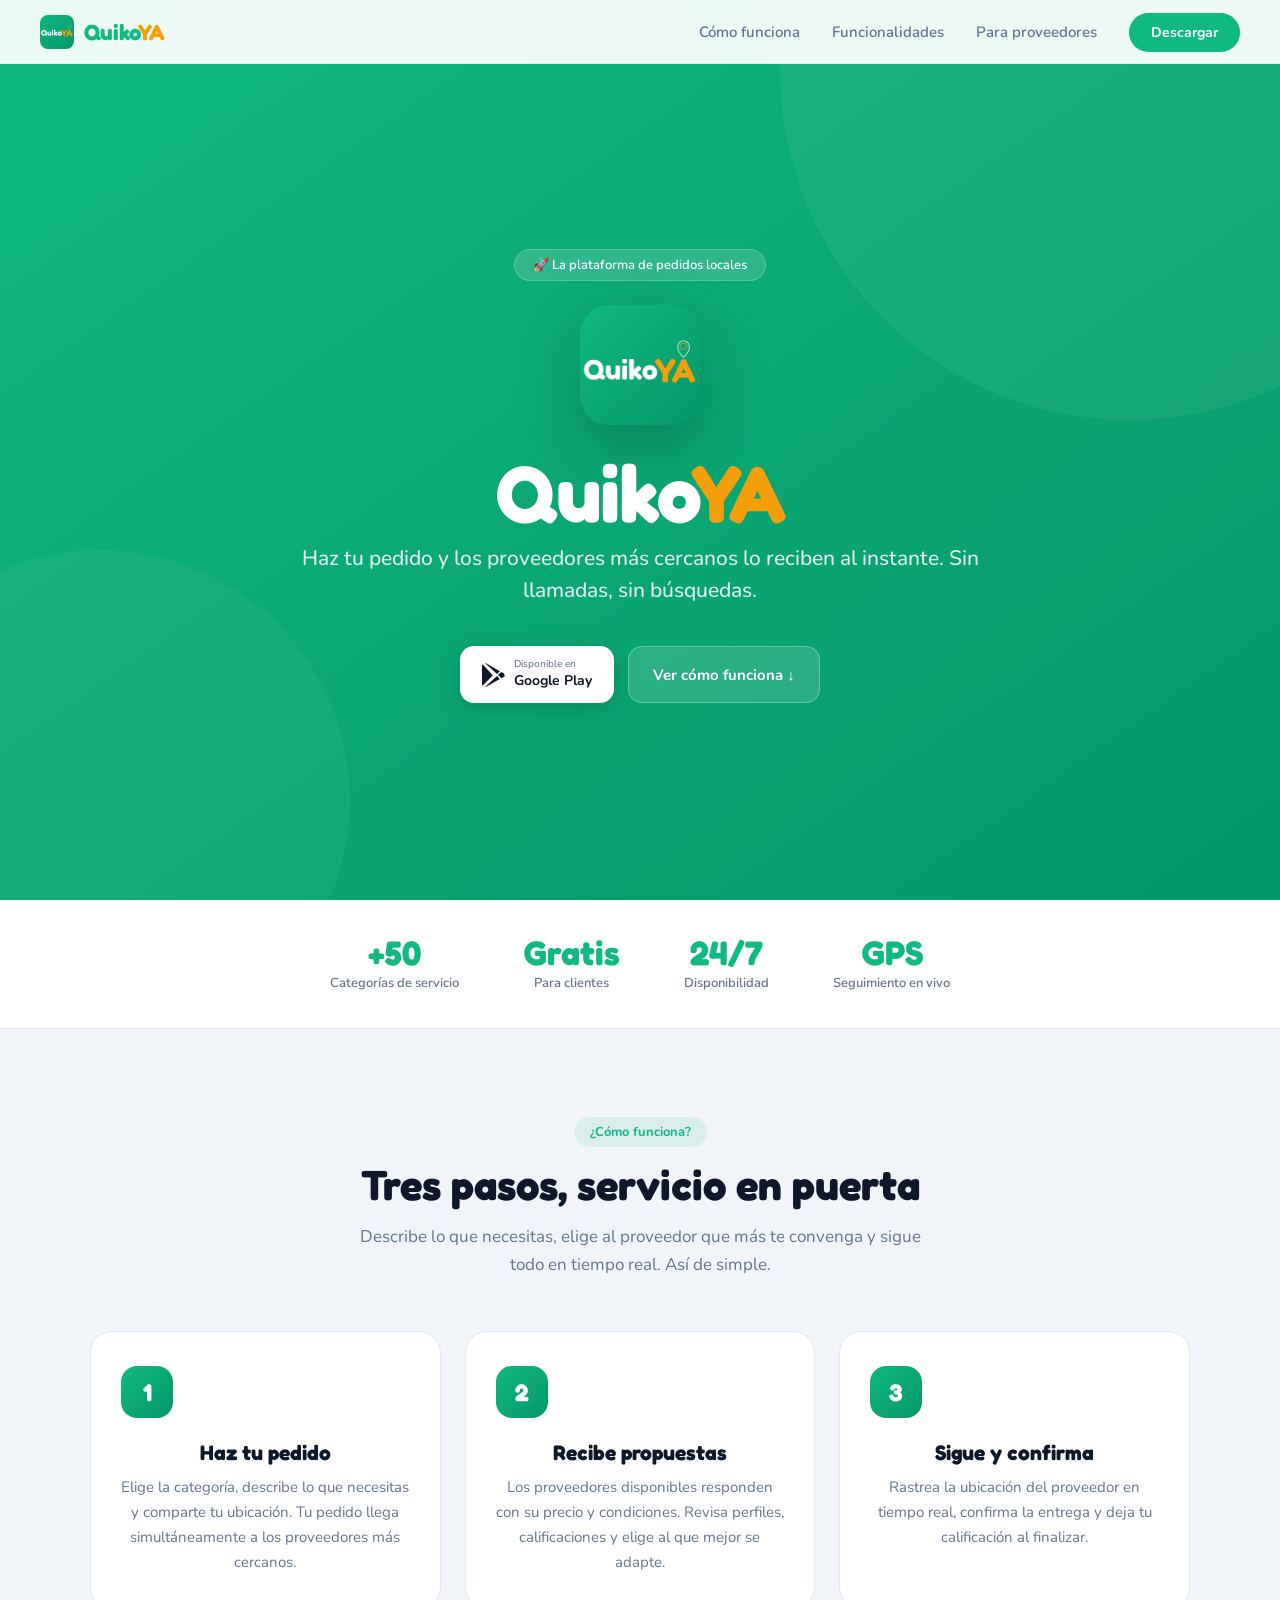
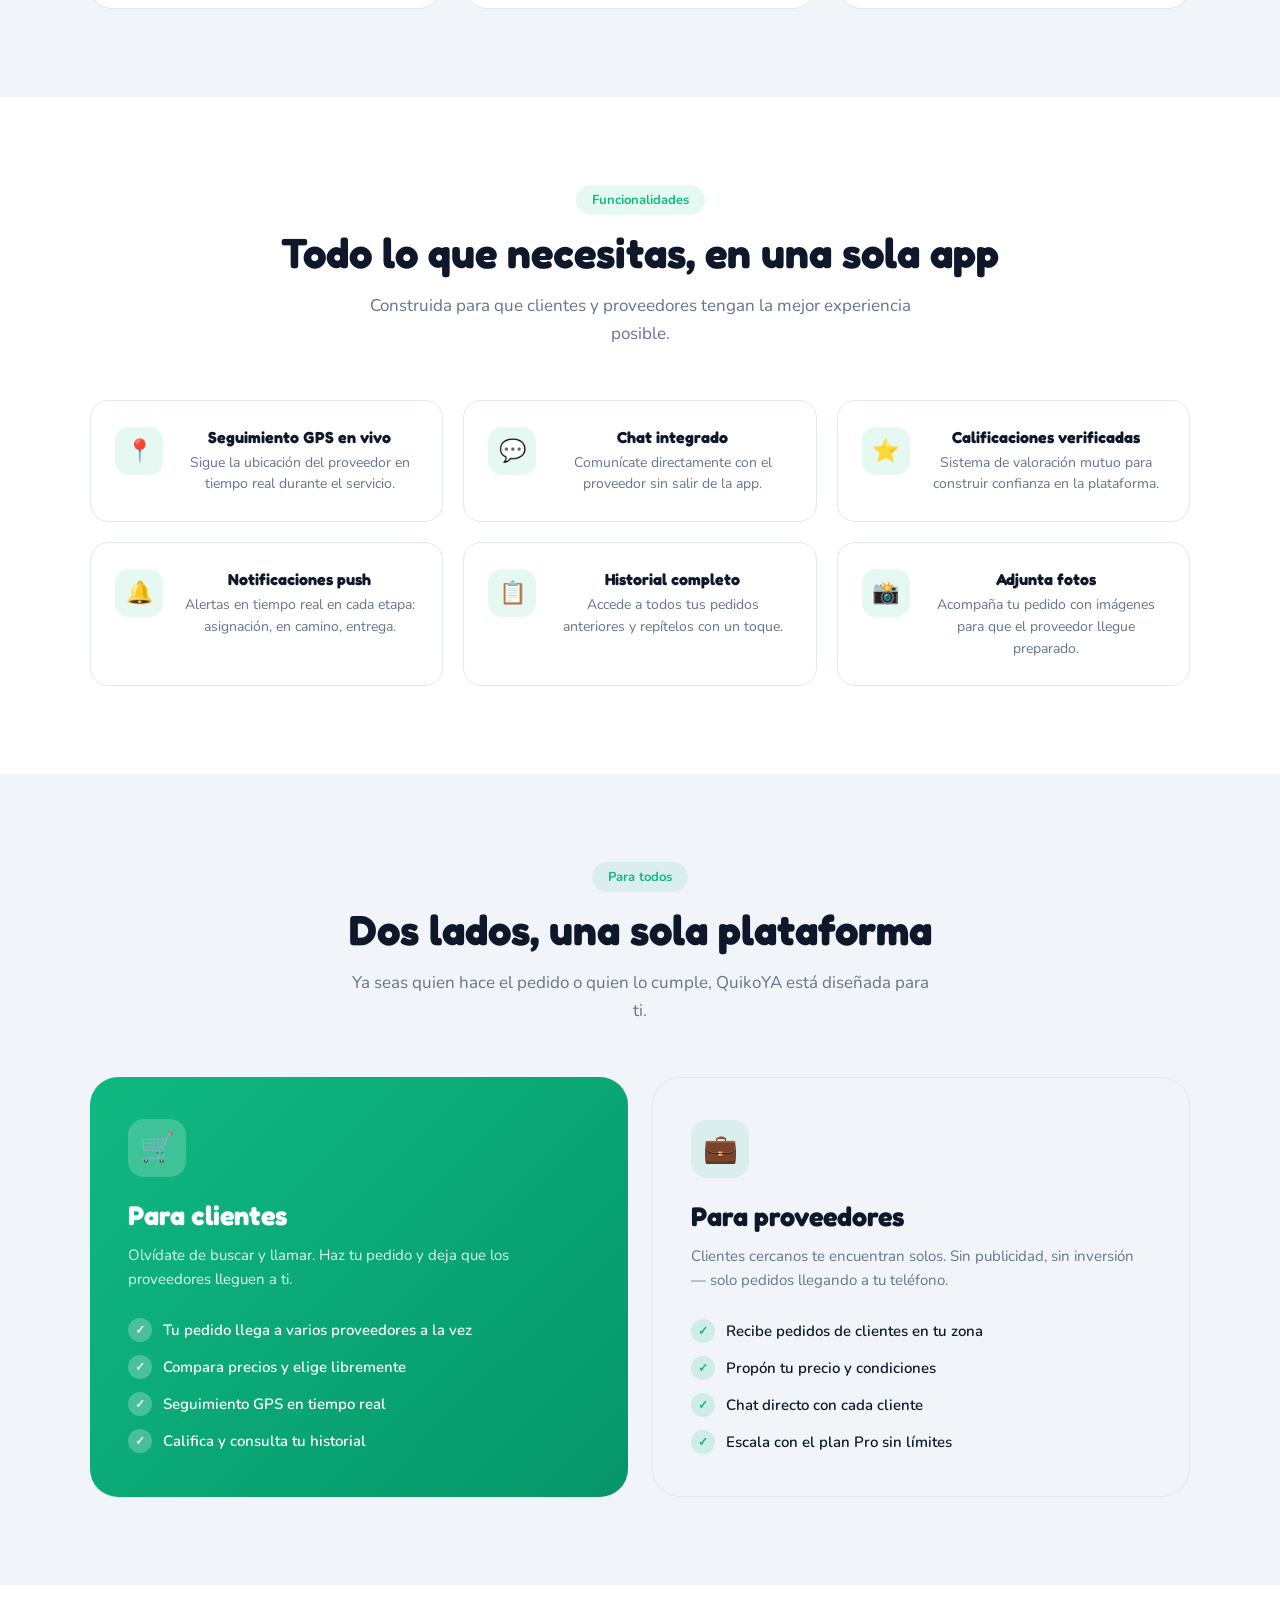
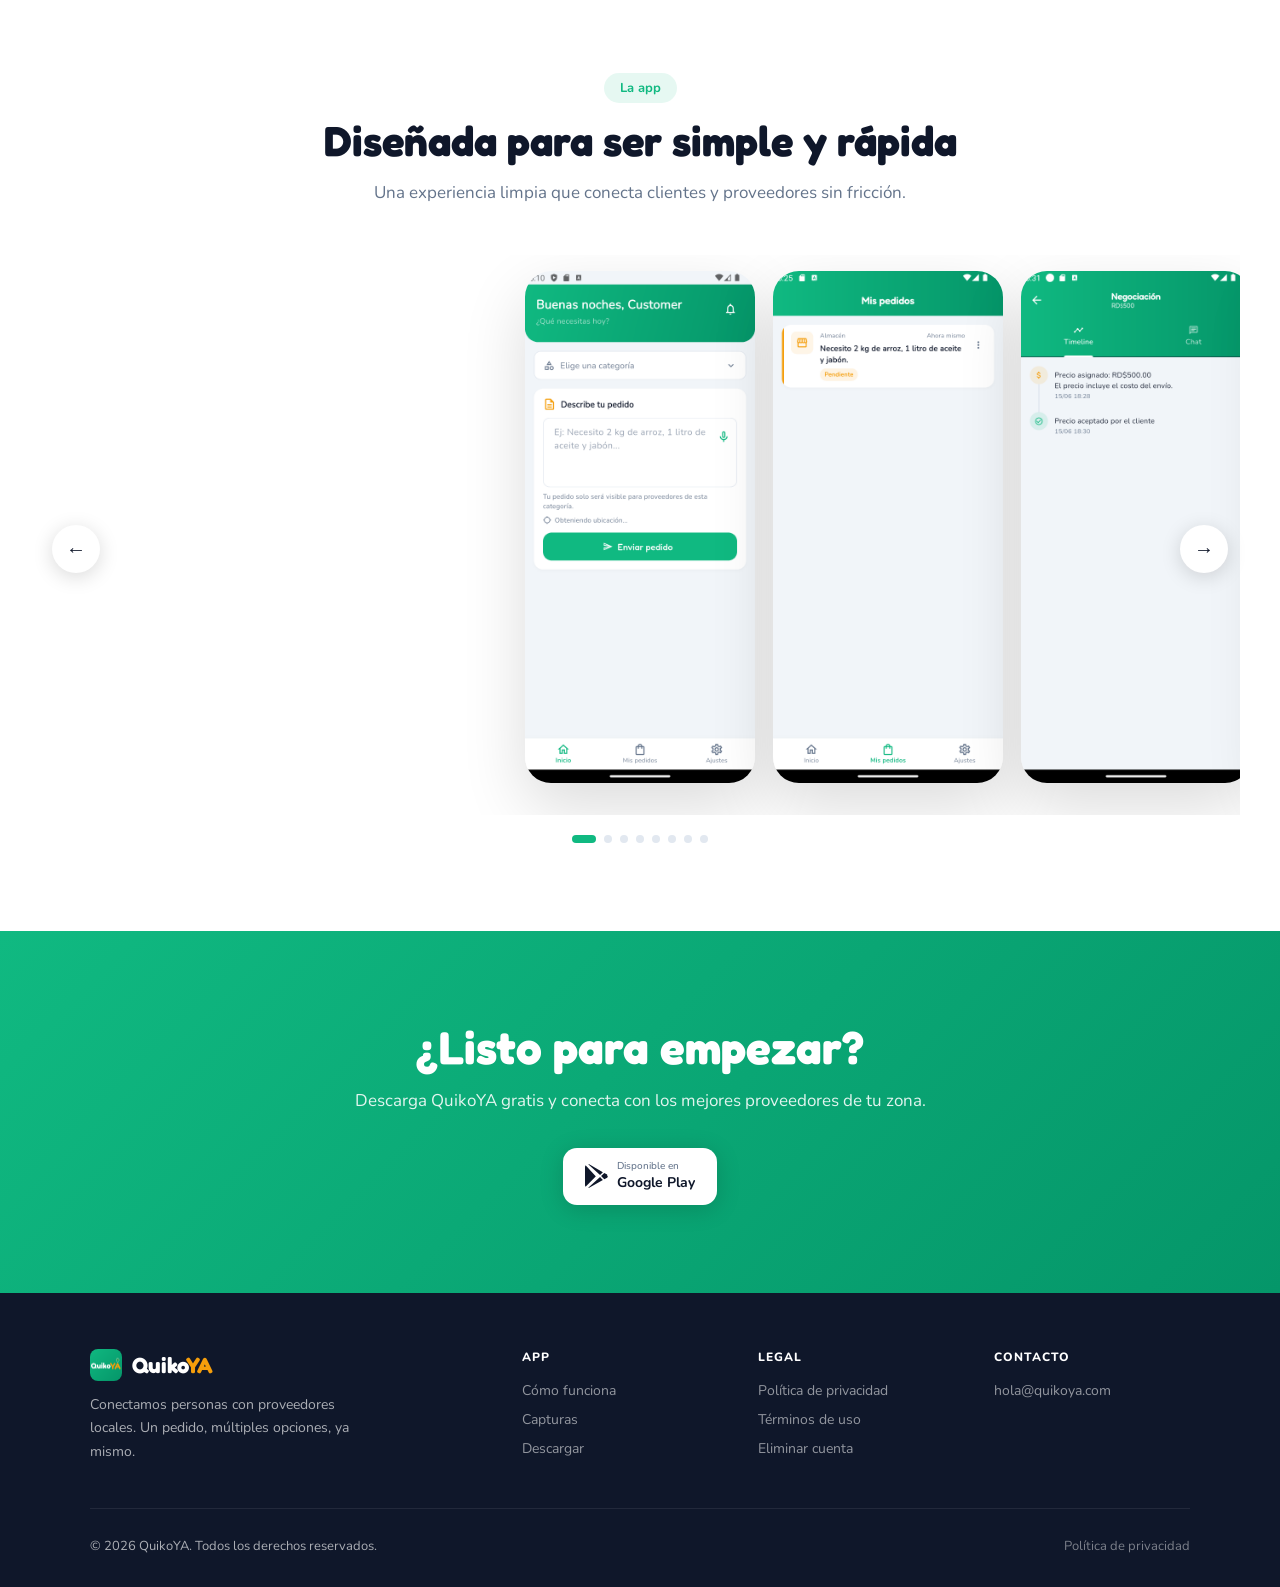
<file: index.html>
<!DOCTYPE html>
<html lang="es">
<head>
  <meta charset="UTF-8">
  <meta name="viewport" content="width=device-width, initial-scale=1.0">
  <title>QuikoYA — Servicios locales a domicilio, al instante</title>
  <meta name="description" content="Haz tu pedido y los proveedores más cercanos lo reciben al instante. QuikoYA conecta clientes con proveedores locales — sin llamadas, sin búsquedas, un pedido llega a varios proveedores a la vez.">
  <meta name="keywords" content="pedidos a domicilio, servicios locales, hacer pedido, proveedor cercano, delivery local, marketplace local, app pedidos, QuikoYA">
  <meta name="robots" content="index, follow">
  <meta name="theme-color" content="#10B981">
  <link rel="canonical" href="https://quikoya.com/">
  <meta property="og:type" content="website">
  <meta property="og:url" content="https://quikoya.com/">
  <meta property="og:title" content="QuikoYA — Servicios locales a domicilio, al instante">
  <meta property="og:description" content="Haz tu pedido y los proveedores más cercanos lo reciben al instante. Sin llamadas, sin búsquedas.">
  <meta property="og:image" content="https://quikoya.com/assets/seo.png">
  <meta property="og:image:width" content="1909">
  <meta property="og:image:height" content="821">
  <meta property="og:locale" content="es">
  <meta property="og:site_name" content="QuikoYA">
  <meta name="twitter:card" content="summary_large_image">
  <meta name="twitter:title" content="QuikoYA — Servicios locales a domicilio, al instante">
  <meta name="twitter:description" content="Haz tu pedido y los proveedores más cercanos lo reciben al instante.">
  <meta name="twitter:image" content="https://quikoya.com/assets/seo.png">
  <link rel="icon" href="assets/logo.png" type="image/png">
  <link rel="stylesheet" href="css/main.css">
  <script src="js/schema.js" defer></script>
</head>
<body>

  <nav class="nav">
    <a href="index.html" class="nav-logo">
      <img src="assets/logo.png" alt="QuikoYA">
      <span class="nav-logo-text">Quiko<span>YA</span></span>
    </a>
    <ul class="nav-links" id="nav-links">
      <li><a href="#como-funciona">Cómo funciona</a></li>
      <li><a href="#funcionalidades">Funcionalidades</a></li>
      <li><a href="#para-proveedores">Para proveedores</a></li>
      <li><a href="https://play.google.com/store/apps/details?id=com.mycompany.solicitudlocal" target="_blank" rel="noopener" class="nav-cta">Descargar</a></li>
    </ul>
    <button class="nav-hamburger" id="hamburger" aria-label="Menú" aria-expanded="false">
      <span></span><span></span><span></span>
    </button>
  </nav>

  <section class="hero">
    <div class="hero-content">
      <div class="hero-badge">🚀 La plataforma de pedidos locales</div>
      <img src="assets/logo.png" alt="QuikoYA" class="hero-logo" loading="eager">
      <h1>Quiko<span>YA</span></h1>
      <p class="hero-sub">Haz tu pedido y los proveedores más cercanos lo reciben al instante. Sin llamadas, sin búsquedas.</p>
      <div class="hero-actions">
        <a href="https://play.google.com/store/apps/details?id=com.mycompany.solicitudlocal" target="_blank" rel="noopener" class="btn btn-store" id="descarga">
          <svg viewBox="0 0 24 24" fill="currentColor">
            <path d="M3.18 23.76c.3.17.65.2.99.08l13.7-7.93-2.83-2.84-11.86 10.69zM.5 1.4C.19 1.74 0 2.26 0 2.96v18.08c0 .7.19 1.22.5 1.56l.08.08 10.13-10.13v-.24L.58 1.32.5 1.4zM22.15 10.6l-2.88-1.67-3.19 3.19 3.19 3.2 2.9-1.68c.83-.48.83-1.56-.02-2.04zM4.17.24l13.7 7.93-2.83 2.84L3.18.32c.34-.22.72-.22.99-.08z"/>
          </svg>
          <div class="btn-store-text">
            <small>Disponible en</small>
            <strong>Google Play</strong>
          </div>
        </a>
        <a href="#como-funciona" class="btn btn-ghost">Ver cómo funciona ↓</a>
      </div>
    </div>
  </section>

  <div class="stats">
    <div class="stat"><div class="stat-num">+50</div><div class="stat-label">Categorías de servicio</div></div>
    <div class="stat"><div class="stat-num">Gratis</div><div class="stat-label">Para clientes</div></div>
    <div class="stat"><div class="stat-num">24/7</div><div class="stat-label">Disponibilidad</div></div>
    <div class="stat"><div class="stat-num">GPS</div><div class="stat-label">Seguimiento en vivo</div></div>
  </div>

  <section class="section section-bg" id="como-funciona">
    <div class="container text-center">
      <span class="section-label">¿Cómo funciona?</span>
      <h2 class="section-title">Tres pasos, servicio en puerta</h2>
      <p class="section-sub">Describe lo que necesitas, elige al proveedor que más te convenga y sigue todo en tiempo real. Así de simple.</p>
      <div class="steps">
        <div class="step">
          <div class="step-num">1</div>
          <h3>Haz tu pedido</h3>
          <p>Elige la categoría, describe lo que necesitas y comparte tu ubicación. Tu pedido llega simultáneamente a los proveedores más cercanos.</p>
        </div>
        <div class="step">
          <div class="step-num">2</div>
          <h3>Recibe propuestas</h3>
          <p>Los proveedores disponibles responden con su precio y condiciones. Revisa perfiles, calificaciones y elige al que mejor se adapte.</p>
        </div>
        <div class="step">
          <div class="step-num">3</div>
          <h3>Sigue y confirma</h3>
          <p>Rastrea la ubicación del proveedor en tiempo real, confirma la entrega y deja tu calificación al finalizar.</p>
        </div>
      </div>
    </div>
  </section>

  <section class="section" id="funcionalidades">
    <div class="container text-center">
      <span class="section-label">Funcionalidades</span>
      <h2 class="section-title">Todo lo que necesitas, en una sola app</h2>
      <p class="section-sub">Construida para que clientes y proveedores tengan la mejor experiencia posible.</p>
      <div class="features-grid">
        <div class="feature-item">
          <div class="feature-icon">📍</div>
          <div class="feature-text">
            <h4>Seguimiento GPS en vivo</h4>
            <p>Sigue la ubicación del proveedor en tiempo real durante el servicio.</p>
          </div>
        </div>
        <div class="feature-item">
          <div class="feature-icon">💬</div>
          <div class="feature-text">
            <h4>Chat integrado</h4>
            <p>Comunícate directamente con el proveedor sin salir de la app.</p>
          </div>
        </div>
        <div class="feature-item">
          <div class="feature-icon">⭐</div>
          <div class="feature-text">
            <h4>Calificaciones verificadas</h4>
            <p>Sistema de valoración mutuo para construir confianza en la plataforma.</p>
          </div>
        </div>
        <div class="feature-item">
          <div class="feature-icon">🔔</div>
          <div class="feature-text">
            <h4>Notificaciones push</h4>
            <p>Alertas en tiempo real en cada etapa: asignación, en camino, entrega.</p>
          </div>
        </div>
        <div class="feature-item">
          <div class="feature-icon">📋</div>
          <div class="feature-text">
            <h4>Historial completo</h4>
            <p>Accede a todos tus pedidos anteriores y repítelos con un toque.</p>
          </div>
        </div>
        <div class="feature-item">
          <div class="feature-icon">📸</div>
          <div class="feature-text">
            <h4>Adjunta fotos</h4>
            <p>Acompaña tu pedido con imágenes para que el proveedor llegue preparado.</p>
          </div>
        </div>
      </div>
    </div>
  </section>

  <section class="section section-bg" id="para-proveedores">
    <div class="container">
      <div class="text-center">
        <span class="section-label">Para todos</span>
        <h2 class="section-title">Dos lados, una sola plataforma</h2>
        <p class="section-sub">Ya seas quien hace el pedido o quien lo cumple, QuikoYA está diseñada para ti.</p>
      </div>
      <div class="for-who">
        <div class="for-card client">
          <div class="card-icon">🛒</div>
          <h3>Para clientes</h3>
          <p>Olvídate de buscar y llamar. Haz tu pedido y deja que los proveedores lleguen a ti.</p>
          <ul class="feature-list">
            <li><span class="check">✓</span> Tu pedido llega a varios proveedores a la vez</li>
            <li><span class="check">✓</span> Compara precios y elige libremente</li>
            <li><span class="check">✓</span> Seguimiento GPS en tiempo real</li>
            <li><span class="check">✓</span> Califica y consulta tu historial</li>
          </ul>
        </div>
        <div class="for-card provider">
          <div class="card-icon">💼</div>
          <h3>Para proveedores</h3>
          <p>Clientes cercanos te encuentran solos. Sin publicidad, sin inversión — solo pedidos llegando a tu teléfono.</p>
          <ul class="feature-list">
            <li><span class="check">✓</span> Recibe pedidos de clientes en tu zona</li>
            <li><span class="check">✓</span> Propón tu precio y condiciones</li>
            <li><span class="check">✓</span> Chat directo con cada cliente</li>
            <li><span class="check">✓</span> Escala con el plan Pro sin límites</li>
          </ul>
        </div>
      </div>
    </div>
  </section>

  <section class="section" id="capturas">
    <div class="container text-center">
      <span class="section-label">La app</span>
      <h2 class="section-title">Diseñada para ser simple y rápida</h2>
      <p class="section-sub">Una experiencia limpia que conecta clientes y proveedores sin fricción.</p>
    </div>
    <div class="carousel-wrapper">
      <button class="carousel-btn prev" id="prev" aria-label="Anterior">&#8592;</button>
      <div class="screenshots-track" id="track">
        <div class="spacer"></div>
        <div class="shot"><img src="assets/customer_home_screen.png" alt="Inicio del cliente" loading="lazy"></div>
        <div class="shot"><img src="assets/mispedidos.png" alt="Mis pedidos" loading="lazy"></div>
        <div class="shot"><img src="assets/negociacion.png" alt="Negociación de precio" loading="lazy"></div>
        <div class="shot"><img src="assets/detallespedido.png" alt="Detalle de pedido" loading="lazy"></div>
        <div class="shot"><img src="assets/pedidoasigando.png" alt="Pedido asignado" loading="lazy"></div>
        <div class="shot"><img src="assets/pedidocompletado.png" alt="Pedido completado" loading="lazy"></div>
        <div class="shot"><img src="assets/pedidospendientes.png" alt="Pedidos pendientes" loading="lazy"></div>
        <div class="shot"><img src="assets/despacho.png" alt="Panel de despacho" loading="lazy"></div>
        <div class="spacer"></div>
      </div>
      <button class="carousel-btn next" id="next" aria-label="Siguiente">&#8594;</button>
      <div class="carousel-dots" id="dots"></div>
    </div>
  </section>

  <section class="cta-section" id="descarga">
    <h2>¿Listo para empezar?</h2>
    <p>Descarga QuikoYA gratis y conecta con los mejores proveedores de tu zona.</p>
    <a href="https://play.google.com/store/apps/details?id=com.mycompany.solicitudlocal" target="_blank" rel="noopener" class="btn btn-store" style="margin: 0 auto;">
      <svg viewBox="0 0 24 24" fill="currentColor" width="24" height="24">
        <path d="M3.18 23.76c.3.17.65.2.99.08l13.7-7.93-2.83-2.84-11.86 10.69zM.5 1.4C.19 1.74 0 2.26 0 2.96v18.08c0 .7.19 1.22.5 1.56l.08.08 10.13-10.13v-.24L.58 1.32.5 1.4zM22.15 10.6l-2.88-1.67-3.19 3.19 3.19 3.2 2.9-1.68c.83-.48.83-1.56-.02-2.04zM4.17.24l13.7 7.93-2.83 2.84L3.18.32c.34-.22.72-.22.99-.08z"/>
      </svg>
      <div class="btn-store-text">
        <small>Disponible en</small>
        <strong>Google Play</strong>
      </div>
    </a>
  </section>

  <footer class="footer">
    <div class="footer-inner">
      <div class="footer-top">
        <div class="footer-brand">
          <div class="footer-brand-name">
            <img src="assets/logo.png" alt="QuikoYA">
            <span>Quiko<em>YA</em></span>
          </div>
          <p>Conectamos personas con proveedores locales. Un pedido, múltiples opciones, ya mismo.</p>
        </div>
        <div class="footer-col">
          <h4>App</h4>
          <a href="#como-funciona">Cómo funciona</a>
          <a href="#capturas">Capturas</a>
          <a href="#descarga">Descargar</a>
        </div>
        <div class="footer-col">
          <h4>Legal</h4>
          <a href="privacy.html">Política de privacidad</a>
          <a href="terms.html">Términos de uso</a>
          <a href="delete-account.html">Eliminar cuenta</a>
        </div>
        <div class="footer-col">
          <h4>Contacto</h4>
          <a href="mailto:hola@quikoya.com">hola@quikoya.com</a>
        </div>
      </div>
      <div class="footer-bottom">
        <span>© 2026 QuikoYA. Todos los derechos reservados.</span>
        <a href="privacy.html">Política de privacidad</a>
      </div>
    </div>
  </footer>

  <script src="js/main.js"></script>
</body>
</html>
</file>
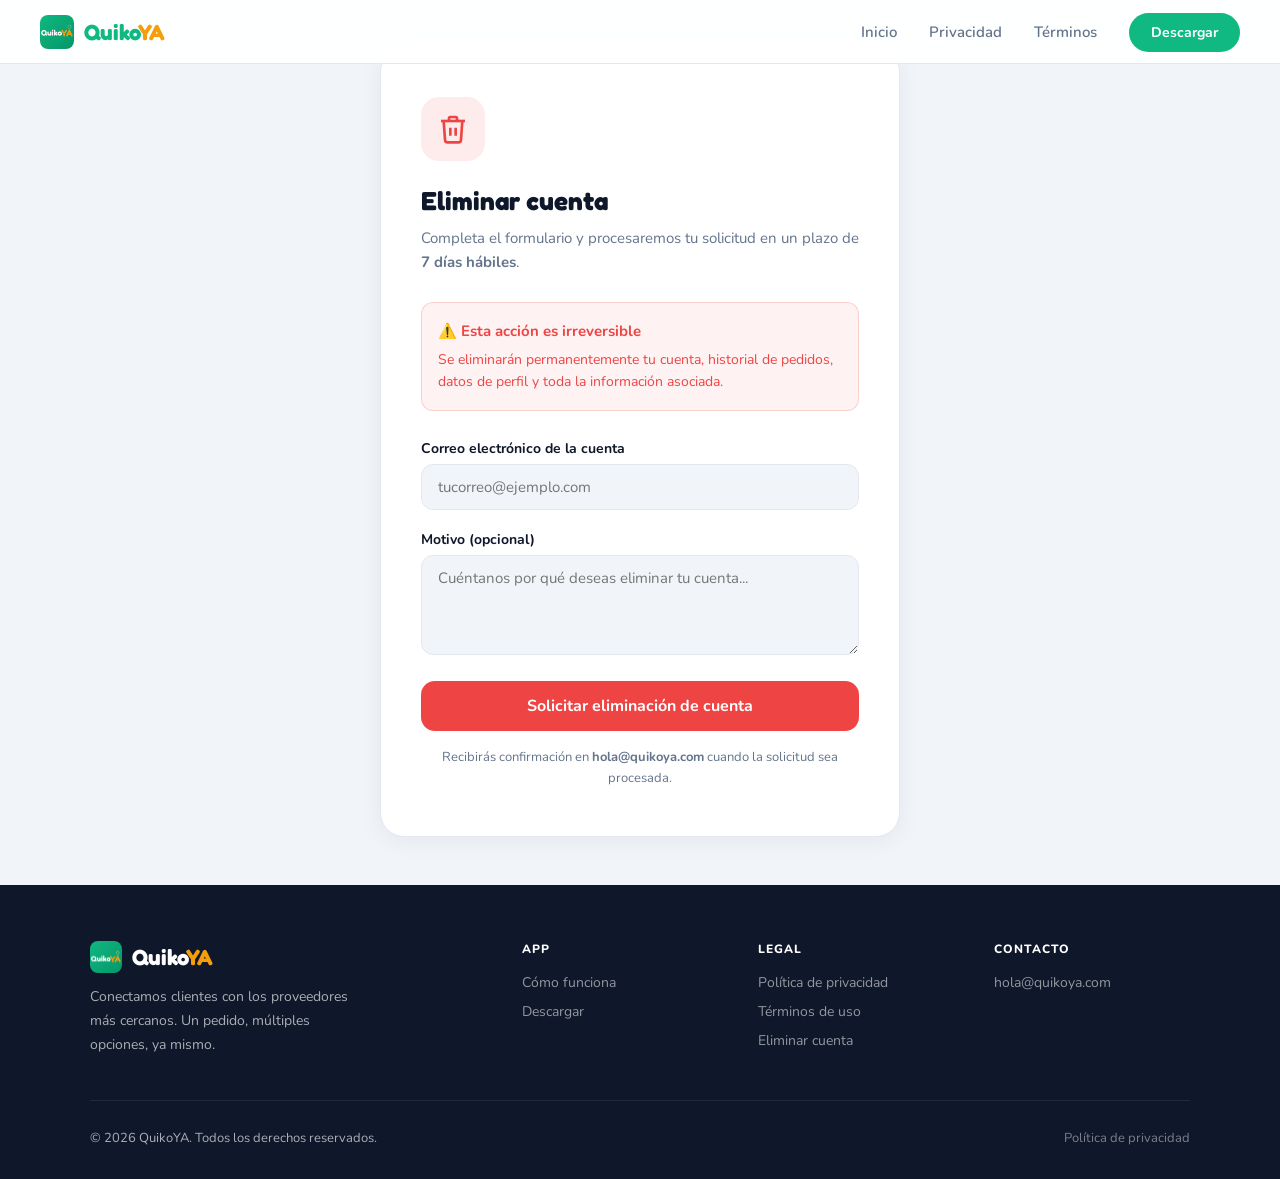
<file: delete-account.html>
<!DOCTYPE html>
<html lang="es">
<head>
  <meta charset="UTF-8">
  <meta name="viewport" content="width=device-width, initial-scale=1.0">
  <title>Eliminar cuenta — QuikoYA</title>
  <meta name="description" content="Solicita la eliminación de tu cuenta y datos en QuikoYA.">
  <link rel="icon" href="assets/logo.png" type="image/png">
  <link rel="stylesheet" href="css/main.css">
  <style>
    .delete-wrap {
      min-height: calc(100vh - 64px - 280px);
      display: flex;
      align-items: center;
      justify-content: center;
      padding: 48px 24px;
      background: var(--bg);
    }

    .delete-card {
      background: white;
      border-radius: 24px;
      padding: 48px 40px;
      max-width: 520px;
      width: 100%;
      border: 1px solid var(--border);
      box-shadow: 0 4px 24px rgba(0,0,0,0.06);
    }

    .icon-wrap {
      width: 64px; height: 64px;
      border-radius: 18px;
      background: rgba(239,68,68,0.1);
      display: flex;
      align-items: center;
      justify-content: center;
      margin-bottom: 24px;
    }

    .icon-wrap svg { width: 32px; height: 32px; color: var(--error); }

    .delete-card h1 {
      font-size: 26px;
      margin-bottom: 10px;
    }

    .subtitle {
      color: var(--text-sub);
      font-size: 15px;
      line-height: 1.6;
      margin-bottom: 28px;
    }

    .warning-box {
      background: rgba(239,68,68,0.07);
      border: 1px solid rgba(239,68,68,0.2);
      border-radius: 12px;
      padding: 16px;
      margin-bottom: 28px;
      font-size: 14px;
      color: var(--error);
      line-height: 1.6;
    }

    .warning-box strong { display: block; margin-bottom: 6px; font-size: 15px; }

    label {
      display: block;
      font-size: 14px;
      font-weight: 700;
      margin-bottom: 6px;
    }

    input, textarea {
      width: 100%;
      padding: 12px 16px;
      border: 1px solid var(--border);
      border-radius: 12px;
      font-family: 'Nunito', sans-serif;
      font-size: 15px;
      color: var(--text);
      background: var(--bg);
      margin-bottom: 20px;
      transition: border-color 0.2s;
      outline: none;
    }

    input:focus, textarea:focus {
      border-color: var(--primary);
      background: white;
    }

    textarea { resize: vertical; min-height: 100px; }

    .btn-delete {
      width: 100%;
      padding: 14px;
      background: var(--error);
      color: white;
      border: none;
      border-radius: 14px;
      font-family: 'Nunito', sans-serif;
      font-size: 16px;
      font-weight: 700;
      cursor: pointer;
      transition: background 0.2s, transform 0.2s;
    }

    .btn-delete:hover { background: #DC2626; transform: translateY(-1px); }

    .note {
      margin-top: 16px;
      font-size: 13px;
      color: var(--text-sub);
      text-align: center;
      line-height: 1.6;
    }

    .success {
      display: none;
      text-align: center;
      padding: 8px 0;
    }

    .success-icon {
      width: 64px; height: 64px;
      border-radius: 50%;
      background: rgba(16,185,129,0.1);
      display: flex;
      align-items: center;
      justify-content: center;
      margin: 0 auto 20px;
    }

    .success-icon svg { width: 32px; height: 32px; color: var(--primary); }
    .success h2 { font-size: 22px; margin-bottom: 10px; }
    .success p { color: var(--text-sub); font-size: 15px; line-height: 1.6; }

    @media (max-width: 560px) {
      .delete-card { padding: 32px 24px; }
    }
  </style>
</head>
<body>

  <nav class="nav">
    <a href="index.html" class="nav-logo">
      <img src="assets/logo.png" alt="QuikoYA">
      <span class="nav-logo-text">Quiko<span>YA</span></span>
    </a>
    <ul class="nav-links" id="nav-links">
      <li><a href="index.html">Inicio</a></li>
      <li><a href="privacy.html">Privacidad</a></li>
      <li><a href="terms.html">Términos</a></li>
      <li><a href="index.html#descarga" class="nav-cta">Descargar</a></li>
    </ul>
    <button class="nav-hamburger" id="hamburger" aria-label="Menú" aria-expanded="false">
      <span></span><span></span><span></span>
    </button>
  </nav>

  <div class="delete-wrap">
    <div class="delete-card">

      <div id="form-section">
        <div class="icon-wrap">
          <svg viewBox="0 0 24 24" fill="none" stroke="currentColor" stroke-width="2">
            <polyline points="3 6 5 6 21 6"/>
            <path d="M19 6l-1 14a2 2 0 01-2 2H8a2 2 0 01-2-2L5 6"/>
            <path d="M10 11v6M14 11v6"/>
            <path d="M9 6V4a1 1 0 011-1h4a1 1 0 011 1v2"/>
          </svg>
        </div>

        <h1>Eliminar cuenta</h1>
        <p class="subtitle">Completa el formulario y procesaremos tu solicitud en un plazo de <strong>7 días hábiles</strong>.</p>

        <div class="warning-box">
          <strong>⚠️ Esta acción es irreversible</strong>
          Se eliminarán permanentemente tu cuenta, historial de pedidos, datos de perfil y toda la información asociada.
        </div>

        <form id="delete-form">
          <label for="email">Correo electrónico de la cuenta</label>
          <input type="email" id="email" placeholder="tucorreo@ejemplo.com" required>

          <label for="reason">Motivo (opcional)</label>
          <textarea id="reason" placeholder="Cuéntanos por qué deseas eliminar tu cuenta..."></textarea>

          <button type="submit" class="btn-delete">Solicitar eliminación de cuenta</button>
        </form>

        <p class="note">Recibirás confirmación en <strong>hola@quikoya.com</strong> cuando la solicitud sea procesada.</p>
      </div>

      <div class="success" id="success-section">
        <div class="success-icon">
          <svg viewBox="0 0 24 24" fill="none" stroke="currentColor" stroke-width="2.5">
            <polyline points="20 6 9 17 4 12"/>
          </svg>
        </div>
        <h2>Solicitud recibida</h2>
        <p>Procesaremos la eliminación de tu cuenta en un plazo de <strong>7 días hábiles</strong>. Recibirás una confirmación en tu correo electrónico.</p>
      </div>

    </div>
  </div>

  <footer class="footer">
    <div class="footer-inner">
      <div class="footer-top">
        <div class="footer-brand">
          <div class="footer-brand-name">
            <img src="assets/logo.png" alt="QuikoYA">
            <span>Quiko<em>YA</em></span>
          </div>
          <p>Conectamos clientes con los proveedores más cercanos. Un pedido, múltiples opciones, ya mismo.</p>
        </div>
        <div class="footer-col">
          <h4>App</h4>
          <a href="index.html#como-funciona">Cómo funciona</a>
          <a href="index.html#descarga">Descargar</a>
        </div>
        <div class="footer-col">
          <h4>Legal</h4>
          <a href="privacy.html">Política de privacidad</a>
          <a href="terms.html">Términos de uso</a>
          <a href="delete-account.html">Eliminar cuenta</a>
        </div>
        <div class="footer-col">
          <h4>Contacto</h4>
          <a href="mailto:hola@quikoya.com">hola@quikoya.com</a>
        </div>
      </div>
      <div class="footer-bottom">
        <span>© 2026 QuikoYA. Todos los derechos reservados.</span>
        <a href="privacy.html">Política de privacidad</a>
      </div>
    </div>
  </footer>

  <script src="js/main.js"></script>
  <script>
    document.getElementById('delete-form').addEventListener('submit', function(e) {
      e.preventDefault();
      const email  = document.getElementById('email').value;
      const reason = document.getElementById('reason').value;
      const subject = encodeURIComponent('Solicitud de eliminación de cuenta — QuikoYA');
      const body    = encodeURIComponent(
        `Solicitud de eliminación de cuenta\n\nCorreo: ${email}\nMotivo: ${reason || 'No especificado'}\n\nFecha: ${new Date().toLocaleDateString('es-DO')}`
      );
      window.location.href = `mailto:hola@quikoya.com?subject=${subject}&body=${body}`;
      document.getElementById('form-section').style.display = 'none';
      document.getElementById('success-section').style.display = 'block';
    });
  </script>
</body>
</html>
</file>
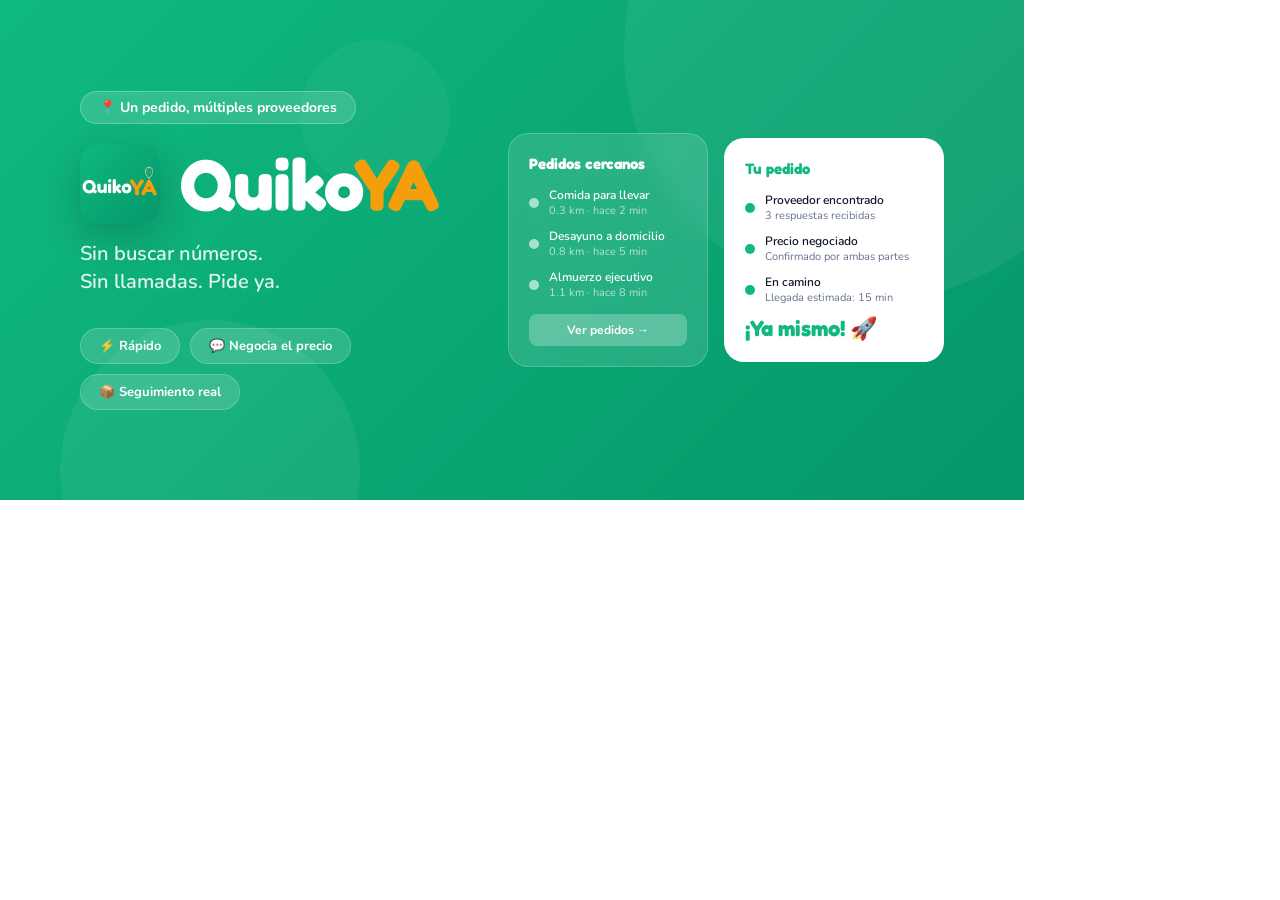
<file: feature-graphic.html>
<!DOCTYPE html>
<html lang="es">
<head>
  <meta charset="UTF-8">
  <style>
    * { margin: 0; padding: 0; box-sizing: border-box; }

    body {
      width: 1024px;
      height: 500px;
      overflow: hidden;
    }

    .banner {
      width: 1024px;
      height: 500px;
      background: linear-gradient(135deg, #10B981 0%, #059669 100%);
      display: flex;
      align-items: center;
      justify-content: space-between;
      padding: 0 80px;
      position: relative;
      overflow: hidden;
    }

    /* Círculos decorativos */
    .circle {
      position: absolute;
      border-radius: 50%;
      background: rgba(255,255,255,0.06);
    }
    .c1 { width: 500px; height: 500px; top: -200px; right: -100px; }
    .c2 { width: 300px; height: 300px; bottom: -120px; left: 60px; }
    .c3 { width: 150px; height: 150px; top: 40px; left: 300px; background: rgba(255,255,255,0.04); }

    /* Contenido izquierdo */
    .left {
      position: relative;
      z-index: 1;
      display: flex;
      flex-direction: column;
      gap: 0;
    }

    .badge {
      display: inline-flex;
      align-items: center;
      background: rgba(255,255,255,0.15);
      border: 1px solid rgba(255,255,255,0.25);
      border-radius: 50px;
      padding: 6px 18px;
      font-family: 'Nunito', sans-serif;
      font-size: 14px;
      font-weight: 700;
      color: white;
      margin-bottom: 20px;
      width: fit-content;
    }

    .logo-row {
      display: flex;
      align-items: center;
      gap: 20px;
      margin-bottom: 16px;
    }

    .logo-row img {
      width: 80px;
      height: 80px;
      border-radius: 20px;
      object-fit: cover;
      box-shadow: 0 12px 40px rgba(0,0,0,0.2);
    }

    h1 {
      font-family: 'Fredoka', sans-serif;
      font-size: 72px;
      font-weight: 700;
      color: white;
      line-height: 1;
      letter-spacing: -1px;
    }

    h1 span { color: #F59E0B; }

    .tagline {
      font-family: 'Nunito', sans-serif;
      font-size: 20px;
      font-weight: 600;
      color: rgba(255,255,255,0.88);
      margin-bottom: 32px;
      line-height: 1.4;
    }

    .pills {
      display: flex;
      gap: 10px;
      flex-wrap: wrap;
    }

    .pill {
      background: rgba(255,255,255,0.15);
      border: 1px solid rgba(255,255,255,0.2);
      border-radius: 50px;
      padding: 8px 18px;
      font-family: 'Nunito', sans-serif;
      font-size: 13px;
      font-weight: 700;
      color: white;
    }

    /* Derecha — mockup visual */
    .right {
      position: relative;
      z-index: 1;
      display: flex;
      align-items: center;
      gap: 16px;
    }

    .phone-card {
      background: rgba(255,255,255,0.12);
      backdrop-filter: blur(10px);
      border: 1px solid rgba(255,255,255,0.2);
      border-radius: 20px;
      padding: 20px;
      width: 200px;
    }

    .phone-card.main {
      background: white;
      width: 220px;
    }

    .card-header {
      font-family: 'Fredoka', sans-serif;
      font-size: 15px;
      font-weight: 700;
      color: #10B981;
      margin-bottom: 14px;
    }

    .phone-card.main .card-header { color: #10B981; }
    .phone-card:not(.main) .card-header { color: white; }

    .card-row {
      display: flex;
      align-items: center;
      gap: 10px;
      margin-bottom: 10px;
    }

    .dot-green {
      width: 10px; height: 10px;
      border-radius: 50%;
      background: #10B981;
      flex-shrink: 0;
    }

    .dot-white {
      width: 10px; height: 10px;
      border-radius: 50%;
      background: rgba(255,255,255,0.6);
      flex-shrink: 0;
    }

    .card-text {
      font-family: 'Nunito', sans-serif;
      font-size: 12px;
      font-weight: 600;
      color: #0F172A;
    }

    .phone-card:not(.main) .card-text { color: white; }

    .card-sub {
      font-size: 11px;
      color: #64748B;
      font-family: 'Nunito', sans-serif;
    }

    .phone-card:not(.main) .card-sub { color: rgba(255,255,255,0.65); }

    .card-btn {
      margin-top: 14px;
      background: #10B981;
      color: white;
      border-radius: 8px;
      padding: 8px;
      text-align: center;
      font-family: 'Nunito', sans-serif;
      font-size: 12px;
      font-weight: 700;
    }

    .phone-card:not(.main) .card-btn {
      background: rgba(255,255,255,0.25);
    }

    .card-price {
      font-family: 'Fredoka', sans-serif;
      font-size: 22px;
      font-weight: 700;
      color: #10B981;
      margin-top: 10px;
    }

    .phone-card:not(.main) .card-price { color: white; }

    @import url('https://fonts.googleapis.com/css2?family=Fredoka:wght@400;600;700&family=Nunito:wght@400;500;600;700&display=swap');
  </style>
  <link href="https://fonts.googleapis.com/css2?family=Fredoka:wght@400;600;700&family=Nunito:wght@400;500;600;700&display=swap" rel="stylesheet">
</head>
<body>
  <div class="banner">
    <div class="circle c1"></div>
    <div class="circle c2"></div>
    <div class="circle c3"></div>

    <!-- IZQUIERDA -->
    <div class="left">
      <div class="badge">📍 Un pedido, múltiples proveedores</div>
      <div class="logo-row">
        <img src="assets/logo.png" alt="QuikoYA">
        <h1>Quiko<span>YA</span></h1>
      </div>
      <p class="tagline">Sin buscar números.<br>Sin llamadas. Pide ya.</p>
      <div class="pills">
        <div class="pill">⚡ Rápido</div>
        <div class="pill">💬 Negocia el precio</div>
        <div class="pill">📦 Seguimiento real</div>
      </div>
    </div>

    <!-- DERECHA -->
    <div class="right">
      <div class="phone-card">
        <div class="card-header">Pedidos cercanos</div>
        <div class="card-row">
          <div class="dot-white"></div>
          <div>
            <div class="card-text">Comida para llevar</div>
            <div class="card-sub">0.3 km · hace 2 min</div>
          </div>
        </div>
        <div class="card-row">
          <div class="dot-white"></div>
          <div>
            <div class="card-text">Desayuno a domicilio</div>
            <div class="card-sub">0.8 km · hace 5 min</div>
          </div>
        </div>
        <div class="card-row">
          <div class="dot-white"></div>
          <div>
            <div class="card-text">Almuerzo ejecutivo</div>
            <div class="card-sub">1.1 km · hace 8 min</div>
          </div>
        </div>
        <div class="card-btn">Ver pedidos →</div>
      </div>

      <div class="phone-card main">
        <div class="card-header">Tu pedido</div>
        <div class="card-row">
          <div class="dot-green"></div>
          <div>
            <div class="card-text">Proveedor encontrado</div>
            <div class="card-sub">3 respuestas recibidas</div>
          </div>
        </div>
        <div class="card-row">
          <div class="dot-green"></div>
          <div>
            <div class="card-text">Precio negociado</div>
            <div class="card-sub">Confirmado por ambas partes</div>
          </div>
        </div>
        <div class="card-row">
          <div class="dot-green"></div>
          <div>
            <div class="card-text">En camino</div>
            <div class="card-sub">Llegada estimada: 15 min</div>
          </div>
        </div>
        <div class="card-price">¡Ya mismo! 🚀</div>
      </div>
    </div>
  </div>
</body>
</html>
</file>
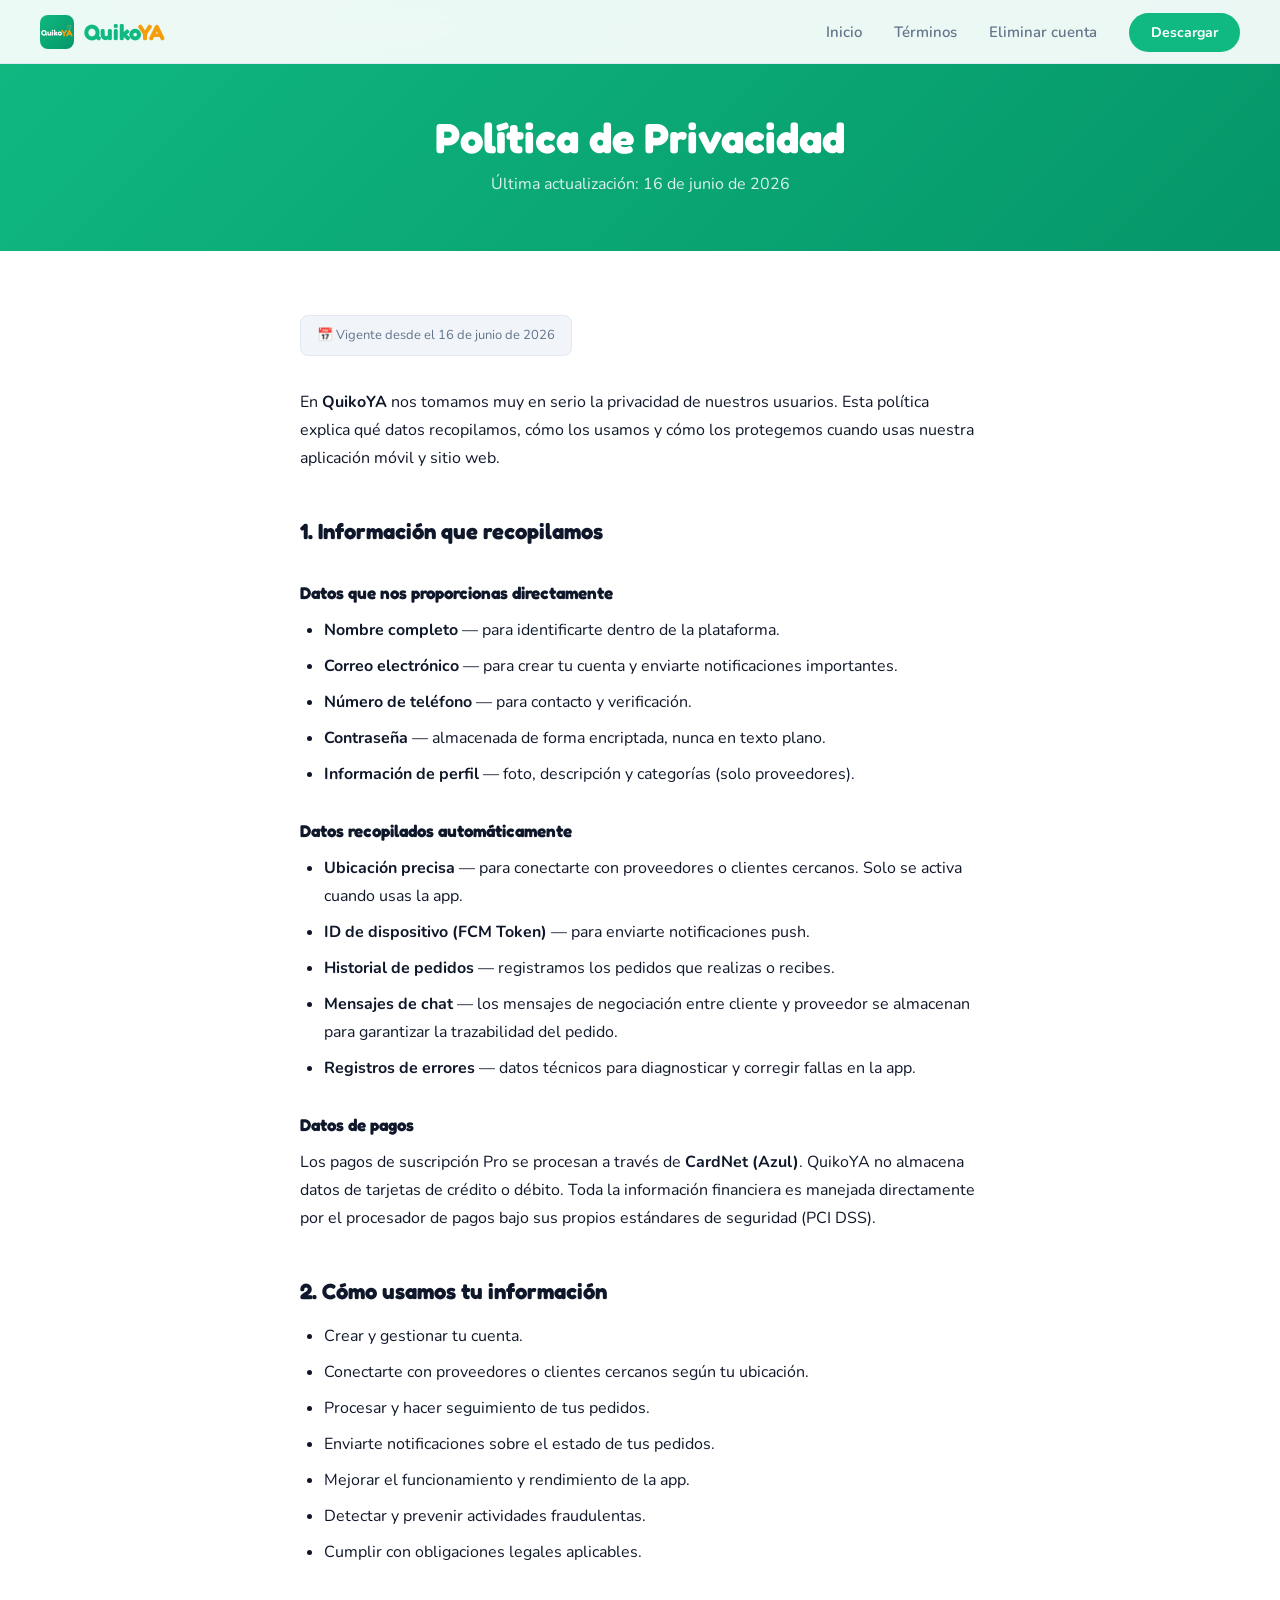
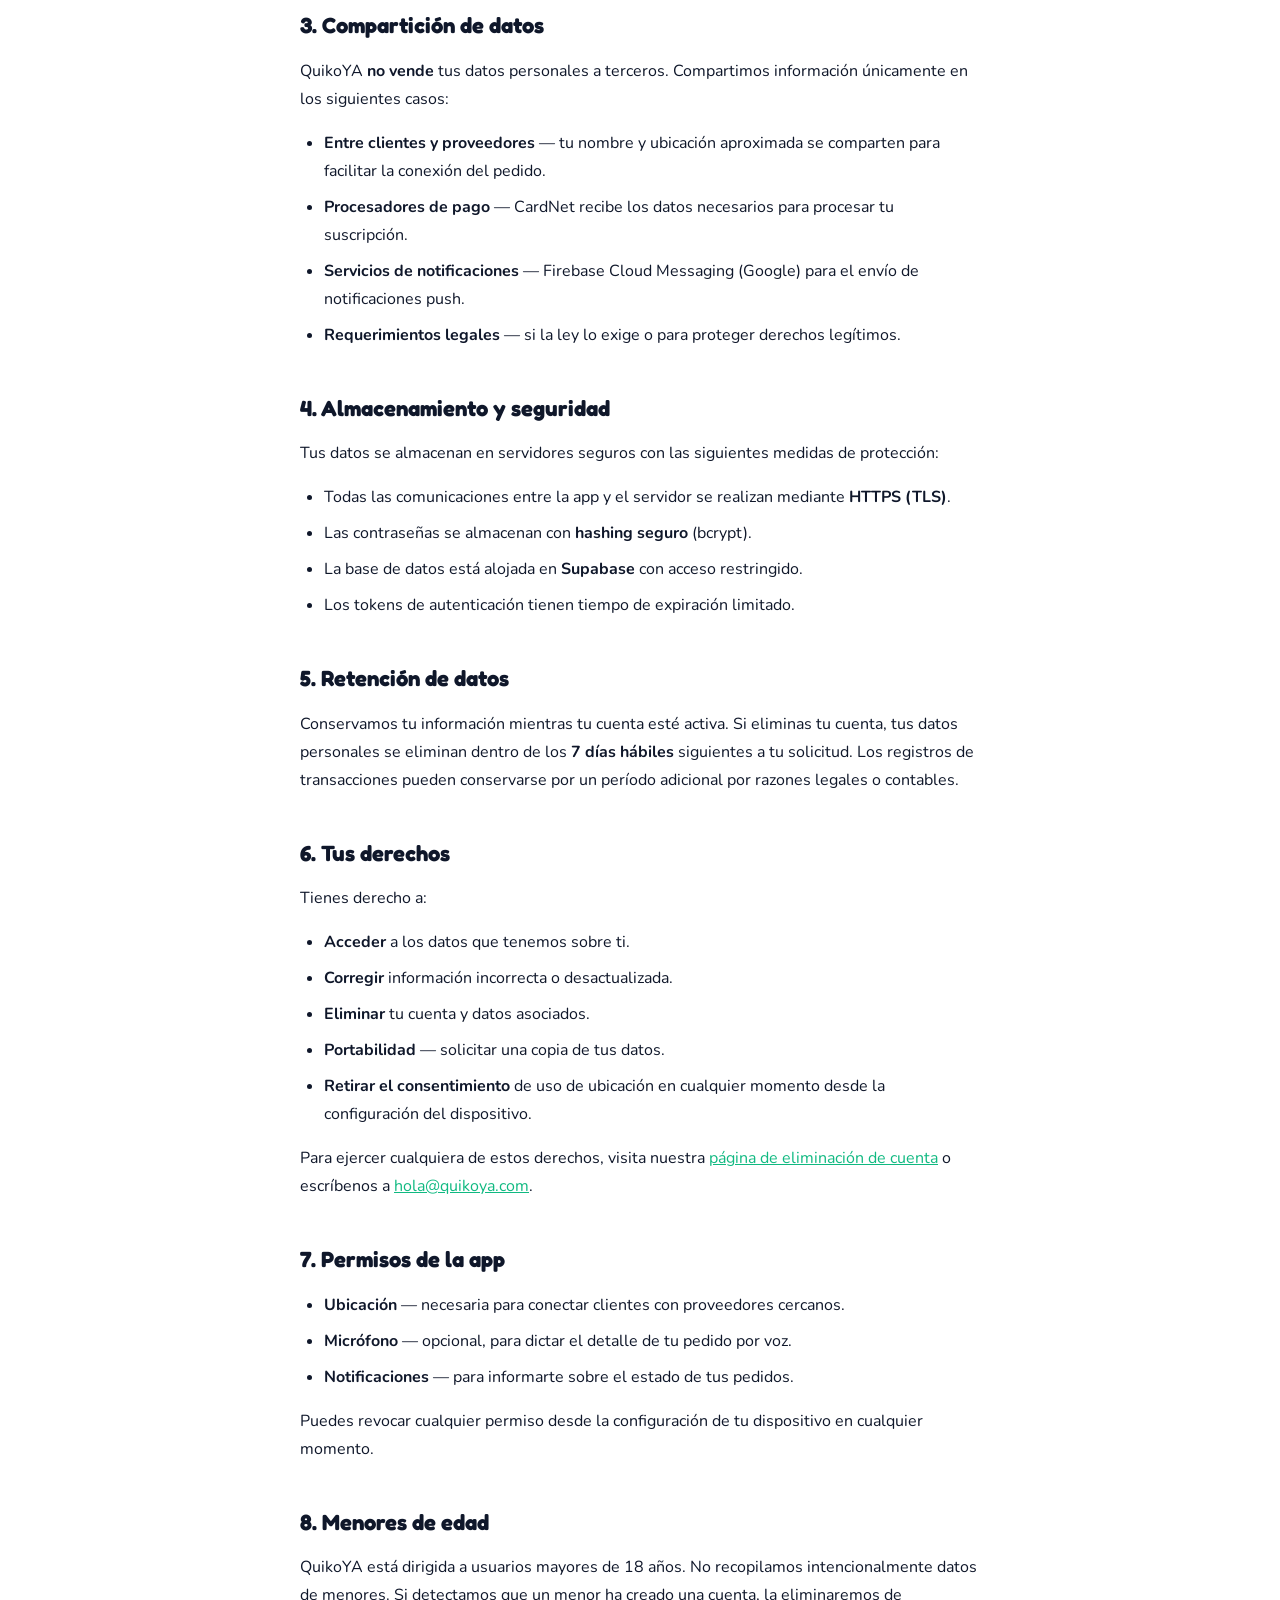
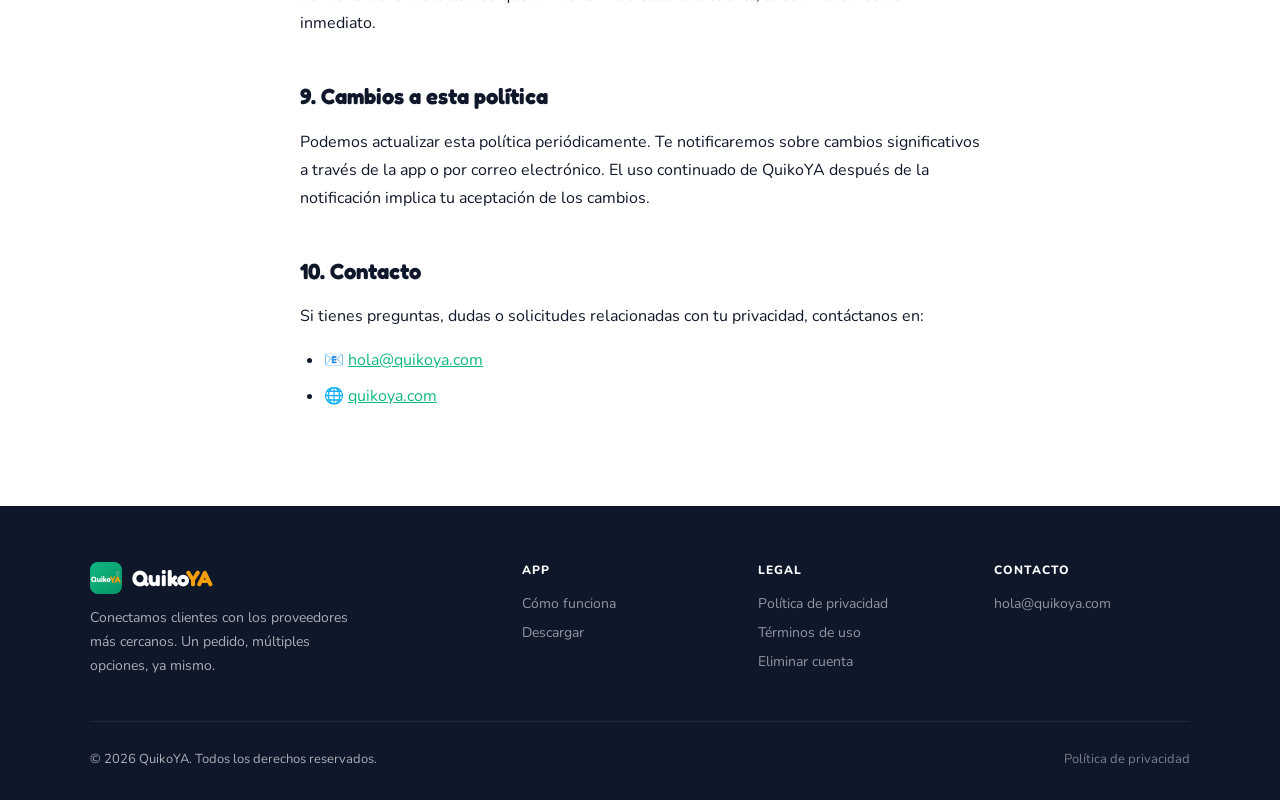
<file: privacy.html>
<!DOCTYPE html>
<html lang="es">
<head>
  <meta charset="UTF-8">
  <meta name="viewport" content="width=device-width, initial-scale=1.0">
  <title>Política de Privacidad — QuikoYA</title>
  <meta name="description" content="Conoce cómo QuikoYA recopila, usa y protege tu información personal.">
  <link rel="icon" href="assets/logo.png" type="image/png">
  <link rel="stylesheet" href="css/main.css">
</head>
<body>

  <nav class="nav">
    <a href="index.html" class="nav-logo">
      <img src="assets/logo.png" alt="QuikoYA">
      <span class="nav-logo-text">Quiko<span>YA</span></span>
    </a>
    <ul class="nav-links" id="nav-links">
      <li><a href="index.html">Inicio</a></li>
      <li><a href="terms.html">Términos</a></li>
      <li><a href="delete-account.html">Eliminar cuenta</a></li>
      <li><a href="index.html#descarga" class="nav-cta">Descargar</a></li>
    </ul>
    <button class="nav-hamburger" id="hamburger" aria-label="Menú" aria-expanded="false">
      <span></span><span></span><span></span>
    </button>
  </nav>

  <div class="page-hero">
    <h1>Política de Privacidad</h1>
    <p>Última actualización: 16 de junio de 2026</p>
  </div>

  <div class="prose">
    <span class="updated">📅 Vigente desde el 16 de junio de 2026</span>

    <p>En <strong>QuikoYA</strong> nos tomamos muy en serio la privacidad de nuestros usuarios. Esta política explica qué datos recopilamos, cómo los usamos y cómo los protegemos cuando usas nuestra aplicación móvil y sitio web.</p>

    <h2>1. Información que recopilamos</h2>

    <h3>Datos que nos proporcionas directamente</h3>
    <ul>
      <li><strong>Nombre completo</strong> — para identificarte dentro de la plataforma.</li>
      <li><strong>Correo electrónico</strong> — para crear tu cuenta y enviarte notificaciones importantes.</li>
      <li><strong>Número de teléfono</strong> — para contacto y verificación.</li>
      <li><strong>Contraseña</strong> — almacenada de forma encriptada, nunca en texto plano.</li>
      <li><strong>Información de perfil</strong> — foto, descripción y categorías (solo proveedores).</li>
    </ul>

    <h3>Datos recopilados automáticamente</h3>
    <ul>
      <li><strong>Ubicación precisa</strong> — para conectarte con proveedores o clientes cercanos. Solo se activa cuando usas la app.</li>
      <li><strong>ID de dispositivo (FCM Token)</strong> — para enviarte notificaciones push.</li>
      <li><strong>Historial de pedidos</strong> — registramos los pedidos que realizas o recibes.</li>
      <li><strong>Mensajes de chat</strong> — los mensajes de negociación entre cliente y proveedor se almacenan para garantizar la trazabilidad del pedido.</li>
      <li><strong>Registros de errores</strong> — datos técnicos para diagnosticar y corregir fallas en la app.</li>
    </ul>

    <h3>Datos de pagos</h3>
    <p>Los pagos de suscripción Pro se procesan a través de <strong>CardNet (Azul)</strong>. QuikoYA no almacena datos de tarjetas de crédito o débito. Toda la información financiera es manejada directamente por el procesador de pagos bajo sus propios estándares de seguridad (PCI DSS).</p>

    <h2>2. Cómo usamos tu información</h2>
    <ul>
      <li>Crear y gestionar tu cuenta.</li>
      <li>Conectarte con proveedores o clientes cercanos según tu ubicación.</li>
      <li>Procesar y hacer seguimiento de tus pedidos.</li>
      <li>Enviarte notificaciones sobre el estado de tus pedidos.</li>
      <li>Mejorar el funcionamiento y rendimiento de la app.</li>
      <li>Detectar y prevenir actividades fraudulentas.</li>
      <li>Cumplir con obligaciones legales aplicables.</li>
    </ul>

    <h2>3. Compartición de datos</h2>
    <p>QuikoYA <strong>no vende</strong> tus datos personales a terceros. Compartimos información únicamente en los siguientes casos:</p>
    <ul>
      <li><strong>Entre clientes y proveedores</strong> — tu nombre y ubicación aproximada se comparten para facilitar la conexión del pedido.</li>
      <li><strong>Procesadores de pago</strong> — CardNet recibe los datos necesarios para procesar tu suscripción.</li>
      <li><strong>Servicios de notificaciones</strong> — Firebase Cloud Messaging (Google) para el envío de notificaciones push.</li>
      <li><strong>Requerimientos legales</strong> — si la ley lo exige o para proteger derechos legítimos.</li>
    </ul>

    <h2>4. Almacenamiento y seguridad</h2>
    <p>Tus datos se almacenan en servidores seguros con las siguientes medidas de protección:</p>
    <ul>
      <li>Todas las comunicaciones entre la app y el servidor se realizan mediante <strong>HTTPS (TLS)</strong>.</li>
      <li>Las contraseñas se almacenan con <strong>hashing seguro</strong> (bcrypt).</li>
      <li>La base de datos está alojada en <strong>Supabase</strong> con acceso restringido.</li>
      <li>Los tokens de autenticación tienen tiempo de expiración limitado.</li>
    </ul>

    <h2>5. Retención de datos</h2>
    <p>Conservamos tu información mientras tu cuenta esté activa. Si eliminas tu cuenta, tus datos personales se eliminan dentro de los <strong>7 días hábiles</strong> siguientes a tu solicitud. Los registros de transacciones pueden conservarse por un período adicional por razones legales o contables.</p>

    <h2>6. Tus derechos</h2>
    <p>Tienes derecho a:</p>
    <ul>
      <li><strong>Acceder</strong> a los datos que tenemos sobre ti.</li>
      <li><strong>Corregir</strong> información incorrecta o desactualizada.</li>
      <li><strong>Eliminar</strong> tu cuenta y datos asociados.</li>
      <li><strong>Portabilidad</strong> — solicitar una copia de tus datos.</li>
      <li><strong>Retirar el consentimiento</strong> de uso de ubicación en cualquier momento desde la configuración del dispositivo.</li>
    </ul>
    <p>Para ejercer cualquiera de estos derechos, visita nuestra <a href="delete-account.html">página de eliminación de cuenta</a> o escríbenos a <a href="mailto:hola@quikoya.com">hola@quikoya.com</a>.</p>

    <h2>7. Permisos de la app</h2>
    <ul>
      <li><strong>Ubicación</strong> — necesaria para conectar clientes con proveedores cercanos.</li>
      <li><strong>Micrófono</strong> — opcional, para dictar el detalle de tu pedido por voz.</li>
      <li><strong>Notificaciones</strong> — para informarte sobre el estado de tus pedidos.</li>
    </ul>
    <p>Puedes revocar cualquier permiso desde la configuración de tu dispositivo en cualquier momento.</p>

    <h2>8. Menores de edad</h2>
    <p>QuikoYA está dirigida a usuarios mayores de 18 años. No recopilamos intencionalmente datos de menores. Si detectamos que un menor ha creado una cuenta, la eliminaremos de inmediato.</p>

    <h2>9. Cambios a esta política</h2>
    <p>Podemos actualizar esta política periódicamente. Te notificaremos sobre cambios significativos a través de la app o por correo electrónico. El uso continuado de QuikoYA después de la notificación implica tu aceptación de los cambios.</p>

    <h2>10. Contacto</h2>
    <p>Si tienes preguntas, dudas o solicitudes relacionadas con tu privacidad, contáctanos en:</p>
    <ul>
      <li>📧 <a href="mailto:hola@quikoya.com">hola@quikoya.com</a></li>
      <li>🌐 <a href="https://quikoya.com">quikoya.com</a></li>
    </ul>
  </div>

  <footer class="footer">
    <div class="footer-inner">
      <div class="footer-top">
        <div class="footer-brand">
          <div class="footer-brand-name">
            <img src="assets/logo.png" alt="QuikoYA">
            <span>Quiko<em>YA</em></span>
          </div>
          <p>Conectamos clientes con los proveedores más cercanos. Un pedido, múltiples opciones, ya mismo.</p>
        </div>
        <div class="footer-col">
          <h4>App</h4>
          <a href="index.html#como-funciona">Cómo funciona</a>
          <a href="index.html#descarga">Descargar</a>
        </div>
        <div class="footer-col">
          <h4>Legal</h4>
          <a href="privacy.html">Política de privacidad</a>
          <a href="terms.html">Términos de uso</a>
          <a href="delete-account.html">Eliminar cuenta</a>
        </div>
        <div class="footer-col">
          <h4>Contacto</h4>
          <a href="mailto:hola@quikoya.com">hola@quikoya.com</a>
        </div>
      </div>
      <div class="footer-bottom">
        <span>© 2026 QuikoYA. Todos los derechos reservados.</span>
        <a href="privacy.html">Política de privacidad</a>
      </div>
    </div>
  </footer>

  <script src="js/main.js"></script>
</body>
</html>
</file>
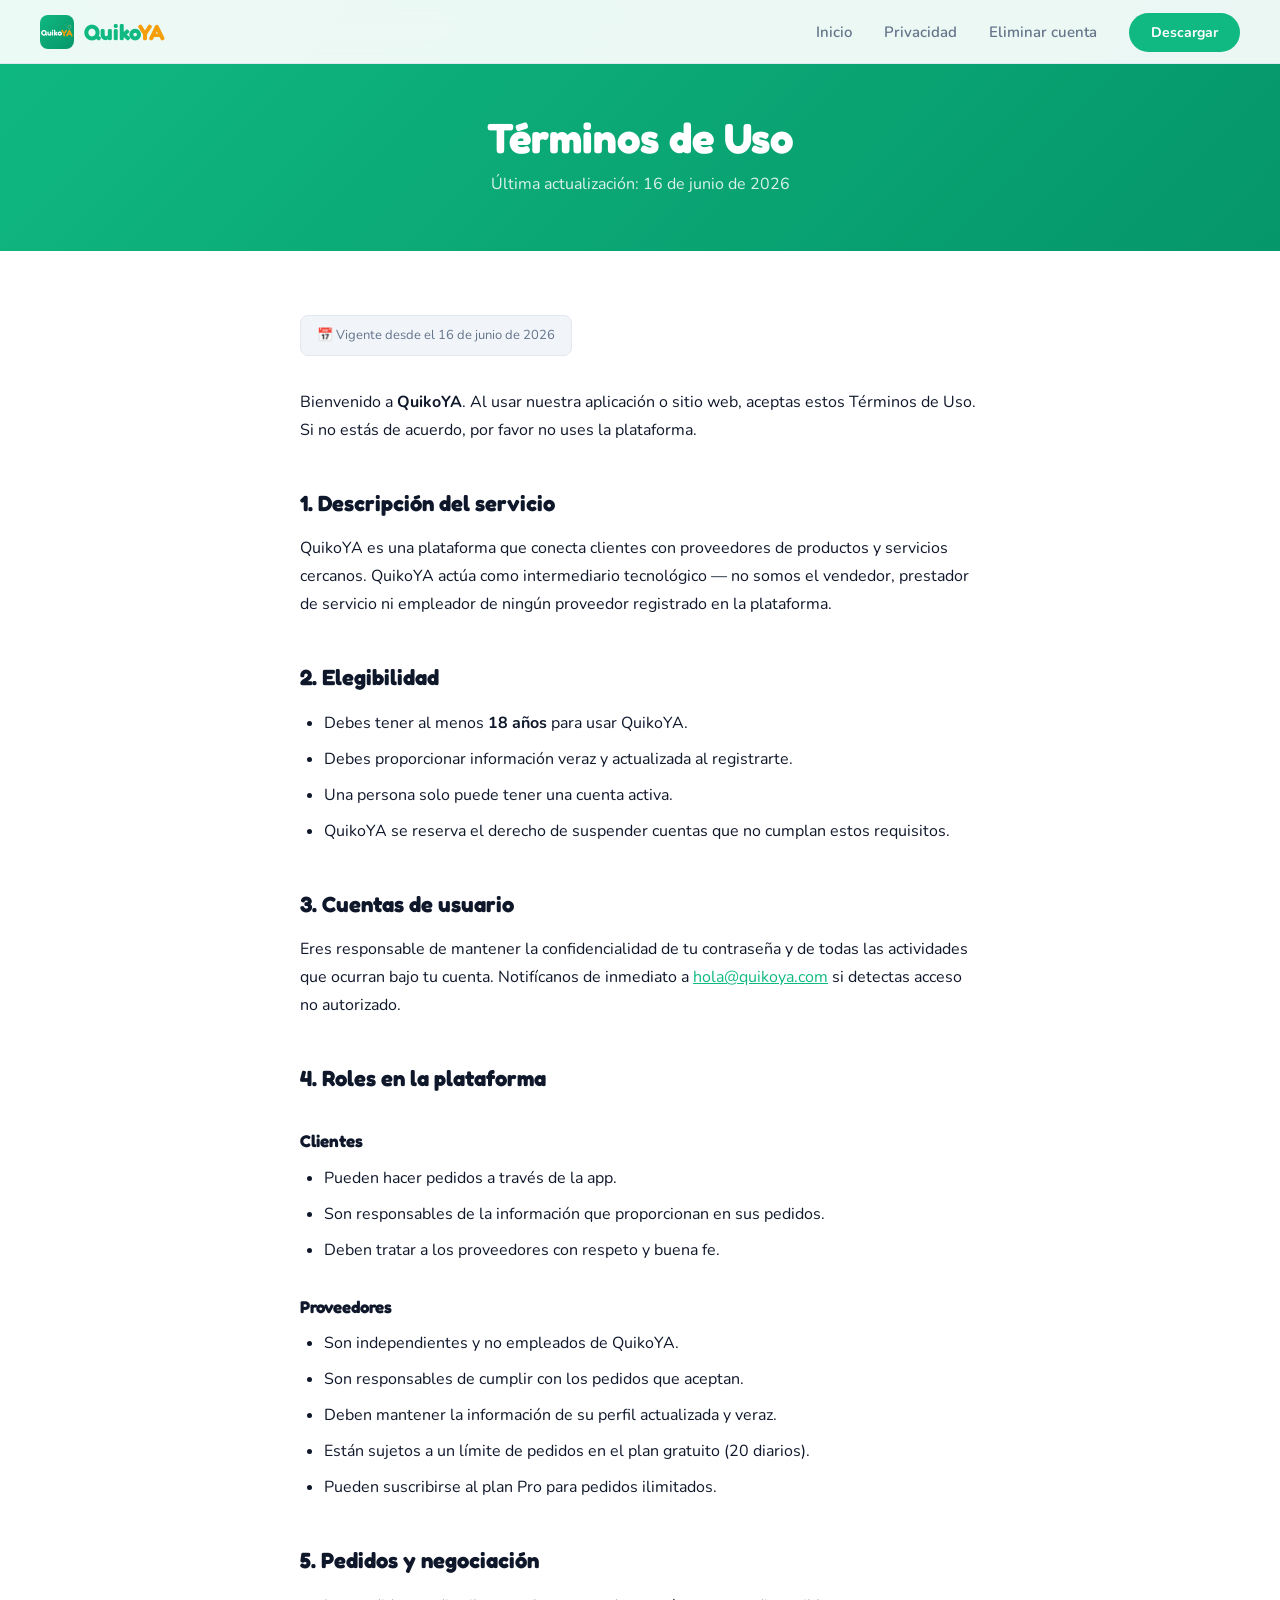
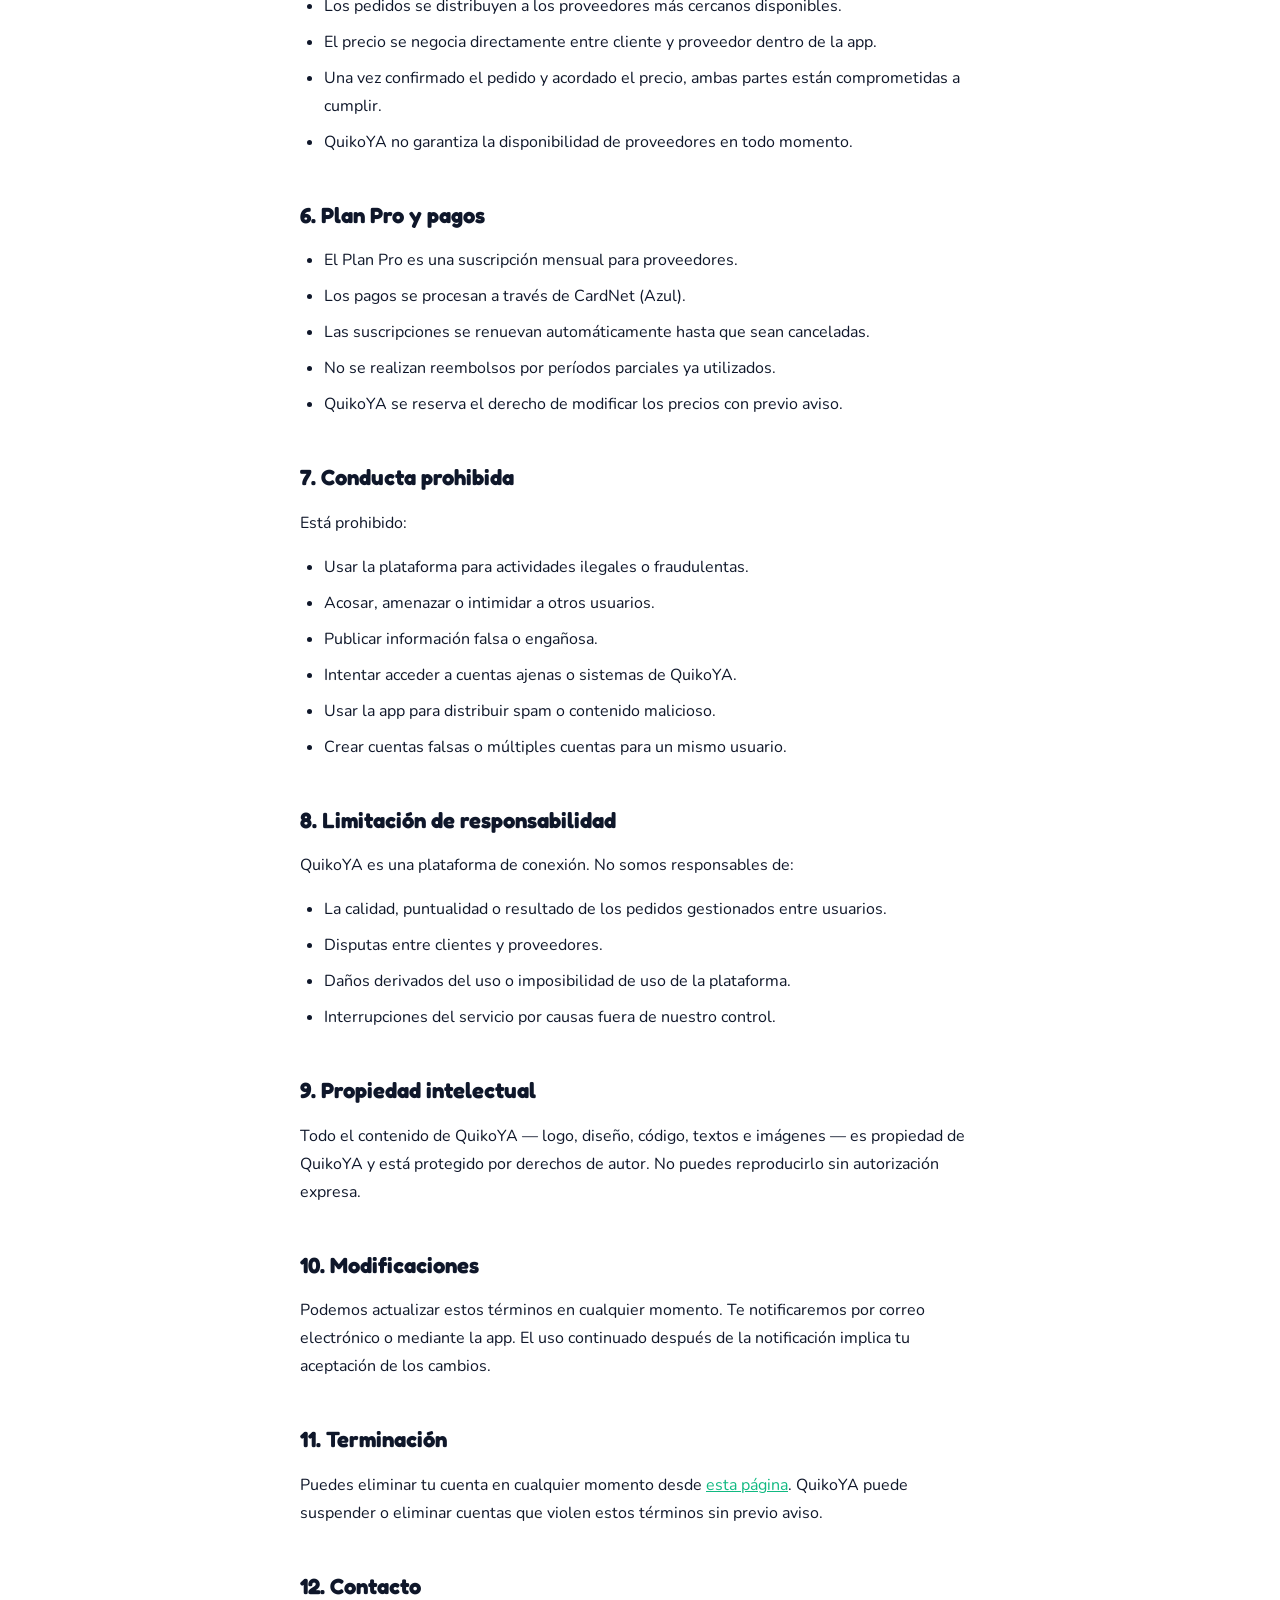
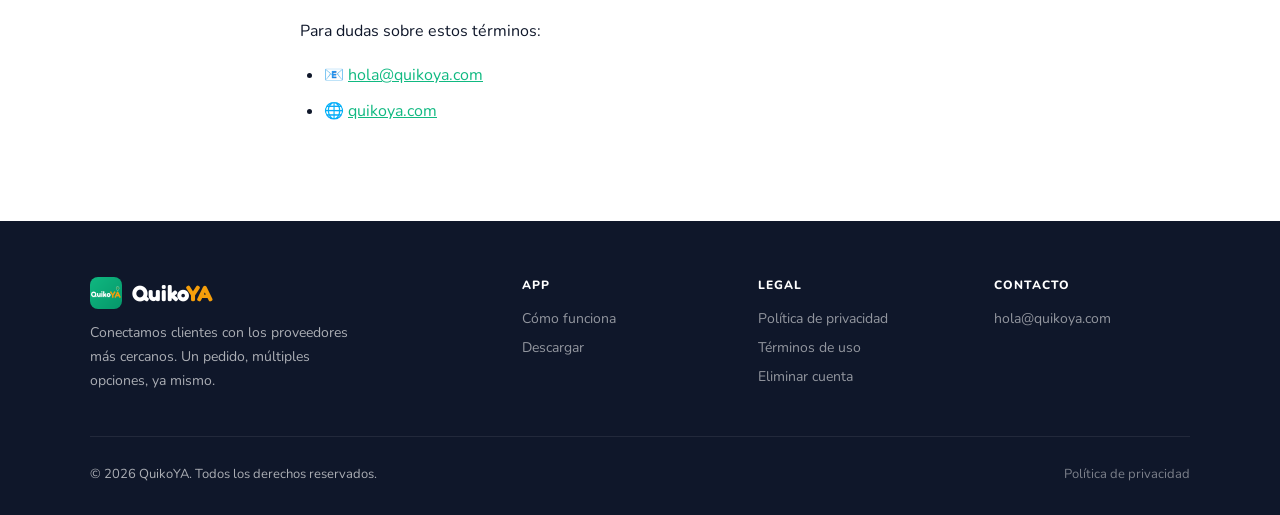
<file: terms.html>
<!DOCTYPE html>
<html lang="es">
<head>
  <meta charset="UTF-8">
  <meta name="viewport" content="width=device-width, initial-scale=1.0">
  <title>Términos de Uso — QuikoYA</title>
  <meta name="description" content="Términos y condiciones de uso de la plataforma QuikoYA.">
  <link rel="icon" href="assets/logo.png" type="image/png">
  <link rel="stylesheet" href="css/main.css">
</head>
<body>

  <nav class="nav">
    <a href="index.html" class="nav-logo">
      <img src="assets/logo.png" alt="QuikoYA">
      <span class="nav-logo-text">Quiko<span>YA</span></span>
    </a>
    <ul class="nav-links" id="nav-links">
      <li><a href="index.html">Inicio</a></li>
      <li><a href="privacy.html">Privacidad</a></li>
      <li><a href="delete-account.html">Eliminar cuenta</a></li>
      <li><a href="index.html#descarga" class="nav-cta">Descargar</a></li>
    </ul>
    <button class="nav-hamburger" id="hamburger" aria-label="Menú" aria-expanded="false">
      <span></span><span></span><span></span>
    </button>
  </nav>

  <div class="page-hero">
    <h1>Términos de Uso</h1>
    <p>Última actualización: 16 de junio de 2026</p>
  </div>

  <div class="prose">
    <span class="updated">📅 Vigente desde el 16 de junio de 2026</span>

    <p>Bienvenido a <strong>QuikoYA</strong>. Al usar nuestra aplicación o sitio web, aceptas estos Términos de Uso. Si no estás de acuerdo, por favor no uses la plataforma.</p>

    <h2>1. Descripción del servicio</h2>
    <p>QuikoYA es una plataforma que conecta clientes con proveedores de productos y servicios cercanos. QuikoYA actúa como intermediario tecnológico — no somos el vendedor, prestador de servicio ni empleador de ningún proveedor registrado en la plataforma.</p>

    <h2>2. Elegibilidad</h2>
    <ul>
      <li>Debes tener al menos <strong>18 años</strong> para usar QuikoYA.</li>
      <li>Debes proporcionar información veraz y actualizada al registrarte.</li>
      <li>Una persona solo puede tener una cuenta activa.</li>
      <li>QuikoYA se reserva el derecho de suspender cuentas que no cumplan estos requisitos.</li>
    </ul>

    <h2>3. Cuentas de usuario</h2>
    <p>Eres responsable de mantener la confidencialidad de tu contraseña y de todas las actividades que ocurran bajo tu cuenta. Notifícanos de inmediato a <a href="mailto:hola@quikoya.com">hola@quikoya.com</a> si detectas acceso no autorizado.</p>

    <h2>4. Roles en la plataforma</h2>

    <h3>Clientes</h3>
    <ul>
      <li>Pueden hacer pedidos a través de la app.</li>
      <li>Son responsables de la información que proporcionan en sus pedidos.</li>
      <li>Deben tratar a los proveedores con respeto y buena fe.</li>
    </ul>

    <h3>Proveedores</h3>
    <ul>
      <li>Son independientes y no empleados de QuikoYA.</li>
      <li>Son responsables de cumplir con los pedidos que aceptan.</li>
      <li>Deben mantener la información de su perfil actualizada y veraz.</li>
      <li>Están sujetos a un límite de pedidos en el plan gratuito (20 diarios).</li>
      <li>Pueden suscribirse al plan Pro para pedidos ilimitados.</li>
    </ul>

    <h2>5. Pedidos y negociación</h2>
    <ul>
      <li>Los pedidos se distribuyen a los proveedores más cercanos disponibles.</li>
      <li>El precio se negocia directamente entre cliente y proveedor dentro de la app.</li>
      <li>Una vez confirmado el pedido y acordado el precio, ambas partes están comprometidas a cumplir.</li>
      <li>QuikoYA no garantiza la disponibilidad de proveedores en todo momento.</li>
    </ul>

    <h2>6. Plan Pro y pagos</h2>
    <ul>
      <li>El Plan Pro es una suscripción mensual para proveedores.</li>
      <li>Los pagos se procesan a través de CardNet (Azul).</li>
      <li>Las suscripciones se renuevan automáticamente hasta que sean canceladas.</li>
      <li>No se realizan reembolsos por períodos parciales ya utilizados.</li>
      <li>QuikoYA se reserva el derecho de modificar los precios con previo aviso.</li>
    </ul>

    <h2>7. Conducta prohibida</h2>
    <p>Está prohibido:</p>
    <ul>
      <li>Usar la plataforma para actividades ilegales o fraudulentas.</li>
      <li>Acosar, amenazar o intimidar a otros usuarios.</li>
      <li>Publicar información falsa o engañosa.</li>
      <li>Intentar acceder a cuentas ajenas o sistemas de QuikoYA.</li>
      <li>Usar la app para distribuir spam o contenido malicioso.</li>
      <li>Crear cuentas falsas o múltiples cuentas para un mismo usuario.</li>
    </ul>

    <h2>8. Limitación de responsabilidad</h2>
    <p>QuikoYA es una plataforma de conexión. No somos responsables de:</p>
    <ul>
      <li>La calidad, puntualidad o resultado de los pedidos gestionados entre usuarios.</li>
      <li>Disputas entre clientes y proveedores.</li>
      <li>Daños derivados del uso o imposibilidad de uso de la plataforma.</li>
      <li>Interrupciones del servicio por causas fuera de nuestro control.</li>
    </ul>

    <h2>9. Propiedad intelectual</h2>
    <p>Todo el contenido de QuikoYA — logo, diseño, código, textos e imágenes — es propiedad de QuikoYA y está protegido por derechos de autor. No puedes reproducirlo sin autorización expresa.</p>

    <h2>10. Modificaciones</h2>
    <p>Podemos actualizar estos términos en cualquier momento. Te notificaremos por correo electrónico o mediante la app. El uso continuado después de la notificación implica tu aceptación de los cambios.</p>

    <h2>11. Terminación</h2>
    <p>Puedes eliminar tu cuenta en cualquier momento desde <a href="delete-account.html">esta página</a>. QuikoYA puede suspender o eliminar cuentas que violen estos términos sin previo aviso.</p>

    <h2>12. Contacto</h2>
    <p>Para dudas sobre estos términos:</p>
    <ul>
      <li>📧 <a href="mailto:hola@quikoya.com">hola@quikoya.com</a></li>
      <li>🌐 <a href="https://quikoya.com">quikoya.com</a></li>
    </ul>
  </div>

  <footer class="footer">
    <div class="footer-inner">
      <div class="footer-top">
        <div class="footer-brand">
          <div class="footer-brand-name">
            <img src="assets/logo.png" alt="QuikoYA">
            <span>Quiko<em>YA</em></span>
          </div>
          <p>Conectamos clientes con los proveedores más cercanos. Un pedido, múltiples opciones, ya mismo.</p>
        </div>
        <div class="footer-col">
          <h4>App</h4>
          <a href="index.html#como-funciona">Cómo funciona</a>
          <a href="index.html#descarga">Descargar</a>
        </div>
        <div class="footer-col">
          <h4>Legal</h4>
          <a href="privacy.html">Política de privacidad</a>
          <a href="terms.html">Términos de uso</a>
          <a href="delete-account.html">Eliminar cuenta</a>
        </div>
        <div class="footer-col">
          <h4>Contacto</h4>
          <a href="mailto:hola@quikoya.com">hola@quikoya.com</a>
        </div>
      </div>
      <div class="footer-bottom">
        <span>© 2026 QuikoYA. Todos los derechos reservados.</span>
        <a href="privacy.html">Política de privacidad</a>
      </div>
    </div>
  </footer>

  <script src="js/main.js"></script>
</body>
</html>
</file>
<file: css/main.css>
@import url('https://fonts.googleapis.com/css2?family=Fredoka:wght@400;600;700&family=Nunito:wght@400;500;600;700&display=swap');

/* ── RESET & ROOT ── */
*, *::before, *::after { box-sizing: border-box; margin: 0; padding: 0; }

:root {
  --primary:      #10B981;
  --primary-dark: #059669;
  --accent:       #F59E0B;
  --text:         #0F172A;
  --text-sub:     #64748B;
  --bg:           #F1F5F9;
  --white:        #FFFFFF;
  --border:       #E2E8F0;
  --error:        #EF4444;
  --nav-h:        64px;
}

html { scroll-behavior: smooth; }

body {
  font-family: 'Nunito', sans-serif;
  color: var(--text);
  background: var(--white);
  overflow-x: hidden;
}

h1, h2, h3, h4 { font-family: 'Fredoka', sans-serif; }

img { display: block; max-width: 100%; }

a { color: var(--primary); }

/* ── NAV ── */
.nav {
  position: fixed;
  top: 0; left: 0; right: 0;
  z-index: 100;
  height: var(--nav-h);
  padding: 0 40px;
  display: flex;
  align-items: center;
  justify-content: space-between;
  background: rgba(255,255,255,0.92);
  backdrop-filter: blur(14px);
  -webkit-backdrop-filter: blur(14px);
  border-bottom: 1px solid var(--border);
  transition: box-shadow 0.3s;
}

.nav.scrolled { box-shadow: 0 2px 20px rgba(0,0,0,0.08); }

.nav-logo {
  display: flex;
  align-items: center;
  gap: 10px;
  text-decoration: none;
}

.nav-logo img {
  width: 34px; height: 34px;
  border-radius: 8px;
  object-fit: cover;
}

.nav-logo-text {
  font-family: 'Fredoka', sans-serif;
  font-size: 22px;
  font-weight: 700;
  color: var(--primary);
}

.nav-logo-text span { color: var(--accent); }

.nav-links {
  display: flex;
  align-items: center;
  gap: 32px;
  list-style: none;
}

.nav-links a {
  text-decoration: none;
  font-size: 15px;
  font-weight: 600;
  color: var(--text-sub);
  transition: color 0.2s;
}

.nav-links a:hover { color: var(--primary); }

.nav-cta {
  background: var(--primary);
  color: white !important;
  padding: 10px 22px;
  border-radius: 50px;
  font-weight: 700 !important;
  font-size: 14px !important;
  transition: background 0.2s, transform 0.2s;
}

.nav-cta:hover { background: var(--primary-dark) !important; transform: translateY(-1px); }

.nav-hamburger {
  display: none;
  background: none;
  border: none;
  cursor: pointer;
  padding: 4px;
  flex-direction: column;
  gap: 5px;
}

.nav-hamburger span {
  display: block;
  width: 24px; height: 2px;
  background: var(--text);
  border-radius: 2px;
  transition: 0.3s;
}

/* ── FOOTER ── */
.footer {
  background: var(--text);
  color: rgba(255,255,255,0.65);
  padding: 56px 40px 32px;
}

.footer-inner { max-width: 1100px; margin: 0 auto; }

.footer-top {
  display: grid;
  grid-template-columns: 2fr 1fr 1fr 1fr;
  gap: 40px;
  padding-bottom: 40px;
  border-bottom: 1px solid rgba(255,255,255,0.08);
  margin-bottom: 28px;
}

.footer-brand-name {
  display: flex;
  align-items: center;
  gap: 10px;
  margin-bottom: 12px;
}

.footer-brand-name img {
  width: 32px; height: 32px;
  border-radius: 8px;
  object-fit: cover;
}

.footer-brand-name span {
  font-family: 'Fredoka', sans-serif;
  font-size: 22px;
  font-weight: 700;
  color: white;
}

.footer-brand-name span em { color: var(--accent); font-style: normal; }

.footer-brand p {
  font-size: 14px;
  line-height: 1.7;
  max-width: 260px;
}

.footer-col h4 {
  color: white;
  font-family: 'Nunito', sans-serif;
  font-size: 12px;
  font-weight: 800;
  letter-spacing: 1px;
  text-transform: uppercase;
  margin-bottom: 16px;
}

.footer-col a {
  display: block;
  color: rgba(255,255,255,0.55);
  text-decoration: none;
  font-size: 14px;
  margin-bottom: 10px;
  transition: color 0.2s;
}

.footer-col a:hover { color: var(--primary); }

.footer-bottom {
  display: flex;
  justify-content: space-between;
  align-items: center;
  flex-wrap: wrap;
  gap: 8px;
  font-size: 13px;
}

.footer-bottom a {
  color: rgba(255,255,255,0.45);
  text-decoration: none;
  transition: color 0.2s;
}

.footer-bottom a:hover { color: var(--primary); }

/* ── BUTTONS ── */
.btn {
  display: inline-flex;
  align-items: center;
  justify-content: center;
  gap: 8px;
  padding: 13px 24px;
  border-radius: 14px;
  font-family: 'Nunito', sans-serif;
  font-weight: 700;
  font-size: 15px;
  text-decoration: none;
  border: none;
  cursor: pointer;
  transition: transform 0.2s, box-shadow 0.2s, background 0.2s;
}

.btn:hover { transform: translateY(-2px); }

.btn-primary {
  background: var(--primary);
  color: white;
  box-shadow: 0 4px 16px rgba(16,185,129,0.3);
}

.btn-primary:hover {
  background: var(--primary-dark);
  box-shadow: 0 8px 28px rgba(16,185,129,0.4);
}

.btn-ghost {
  background: rgba(255,255,255,0.14);
  color: white;
  border: 1px solid rgba(255,255,255,0.28);
}

.btn-ghost:hover { background: rgba(255,255,255,0.24); }

.btn-store {
  background: white;
  color: var(--text);
  box-shadow: 0 4px 24px rgba(0,0,0,0.16);
  padding: 13px 22px;
}

.btn-store:hover { box-shadow: 0 10px 36px rgba(0,0,0,0.22); }

.btn-store svg { width: 24px; height: 24px; flex-shrink: 0; }

.btn-store-text { text-align: left; }
.btn-store-text small { display: block; font-size: 10px; font-weight: 500; color: var(--text-sub); line-height: 1; }
.btn-store-text strong { font-size: 14px; display: block; margin-top: 2px; }

/* ── SECTION BASE ── */
.section { padding: 88px 40px; }
.section-bg { background: var(--bg); }
.container { max-width: 1100px; margin: 0 auto; }

.section-label {
  display: inline-block;
  background: rgba(16,185,129,0.1);
  color: var(--primary);
  padding: 6px 16px;
  border-radius: 50px;
  font-size: 13px;
  font-weight: 700;
  font-family: 'Nunito', sans-serif;
  margin-bottom: 14px;
}

.section-title {
  font-size: clamp(28px, 4vw, 42px);
  font-weight: 700;
  margin-bottom: 14px;
  line-height: 1.15;
}

.section-sub {
  color: var(--text-sub);
  font-size: 17px;
  line-height: 1.65;
  max-width: 580px;
}

.text-center { text-align: center; }
.text-center .section-sub { margin: 0 auto; }

/* ── PAGE HERO (inner pages) ── */
.page-hero {
  background: linear-gradient(135deg, var(--primary), var(--primary-dark));
  padding: calc(var(--nav-h) + 48px) 40px 56px;
  text-align: center;
}

.page-hero h1 { color: white; font-size: clamp(28px, 4vw, 42px); margin-bottom: 10px; }
.page-hero p  { color: rgba(255,255,255,0.85); font-size: 16px; }

/* ── PROSE (legal pages) ── */
.prose {
  max-width: 760px;
  margin: 0 auto;
  padding: 64px 40px 80px;
  font-size: 16px;
  line-height: 1.75;
  color: var(--text);
}

.prose h2 {
  font-size: 22px;
  margin: 40px 0 12px;
  color: var(--text);
}

.prose h3 {
  font-size: 17px;
  margin: 28px 0 8px;
  color: var(--text);
}

.prose p  { margin-bottom: 16px; }
.prose ul { padding-left: 24px; margin-bottom: 16px; }
.prose ul li { margin-bottom: 8px; }
.prose a  { color: var(--primary); }

.prose .updated {
  display: inline-block;
  background: var(--bg);
  border: 1px solid var(--border);
  border-radius: 8px;
  padding: 8px 16px;
  font-size: 13px;
  color: var(--text-sub);
  margin-bottom: 32px;
}

/* ── RESPONSIVE ── */
@media (max-width: 900px) {
  .footer-top { grid-template-columns: 1fr 1fr; }
  .nav-links { display: none; }
  .nav-hamburger { display: flex; }
  .nav { padding: 0 24px; }
}

@media (max-width: 600px) {
  .section { padding: 64px 24px; }
  .footer { padding: 48px 24px 28px; }
  .footer-top { grid-template-columns: 1fr; gap: 28px; }
  .footer-bottom { flex-direction: column; text-align: center; }
  .prose { padding: 48px 24px 64px; }
  .page-hero { padding: calc(var(--nav-h) + 32px) 24px 40px; }
}

/* ── HERO ── */
.hero {
  min-height: 100vh;
  background: linear-gradient(145deg, var(--primary) 0%, var(--primary-dark) 100%);
  display: flex;
  align-items: center;
  justify-content: center;
  text-align: center;
  padding: calc(var(--nav-h) + 60px) 24px 72px;
  position: relative;
  overflow: hidden;
}

.hero::before {
  content: '';
  position: absolute;
  width: 700px; height: 700px;
  border-radius: 50%;
  background: rgba(255,255,255,0.05);
  top: -280px; right: -200px;
}

.hero::after {
  content: '';
  position: absolute;
  width: 500px; height: 500px;
  border-radius: 50%;
  background: rgba(255,255,255,0.04);
  bottom: -150px; left: -150px;
}

.hero-content { position: relative; z-index: 1; max-width: 680px; }

.hero-badge {
  display: inline-flex;
  align-items: center;
  gap: 6px;
  background: rgba(255,255,255,0.15);
  color: white;
  padding: 6px 18px;
  border-radius: 50px;
  font-size: 13px;
  font-weight: 600;
  margin-bottom: 24px;
  border: 1px solid rgba(255,255,255,0.2);
}

.hero-logo {
  width: 120px; height: 120px;
  border-radius: 30px;
  margin: 0 auto 28px;
  object-fit: cover;
  box-shadow: 0 24px 64px rgba(0,0,0,0.22);
}

.hero h1 {
  font-size: clamp(56px, 10vw, 80px);
  font-weight: 700;
  color: white;
  line-height: 1;
  margin-bottom: 10px;
  letter-spacing: -1px;
}

.hero h1 span { color: var(--accent); }

.hero-sub {
  font-size: clamp(17px, 2.5vw, 21px);
  color: rgba(255,255,255,0.88);
  margin-bottom: 40px;
  font-weight: 500;
  line-height: 1.5;
}

.hero-actions { display: flex; gap: 14px; justify-content: center; flex-wrap: wrap; }

/* ── STATS ── */
.stats {
  background: white;
  padding: 36px 40px;
  display: flex;
  justify-content: center;
  gap: 64px;
  flex-wrap: wrap;
  border-bottom: 1px solid var(--border);
}

.stat { text-align: center; }

.stat-num {
  font-family: 'Fredoka', sans-serif;
  font-size: 34px;
  font-weight: 700;
  color: var(--primary);
  line-height: 1;
}

.stat-label { font-size: 13px; color: var(--text-sub); font-weight: 600; margin-top: 4px; }

/* ── STEPS ── */
.steps {
  display: grid;
  grid-template-columns: repeat(auto-fit, minmax(270px, 1fr));
  gap: 24px;
  margin-top: 52px;
}

.step {
  background: white;
  border-radius: 22px;
  padding: 34px 30px;
  border: 1px solid var(--border);
  transition: transform 0.25s, box-shadow 0.25s;
}

.step:hover { transform: translateY(-5px); box-shadow: 0 16px 48px rgba(0,0,0,0.08); }

.step-num {
  width: 52px; height: 52px;
  border-radius: 16px;
  background: linear-gradient(135deg, var(--primary), var(--primary-dark));
  display: flex;
  align-items: center;
  justify-content: center;
  font-family: 'Fredoka', sans-serif;
  font-size: 24px;
  font-weight: 700;
  color: white;
  margin-bottom: 22px;
}

.step h3 { font-size: 21px; margin-bottom: 10px; }
.step p { color: var(--text-sub); line-height: 1.65; font-size: 15px; }

/* ── FEATURES GRID ── */
.features-grid {
  display: grid;
  grid-template-columns: repeat(auto-fit, minmax(280px, 1fr));
  gap: 20px;
  margin-top: 52px;
}

.feature-item {
  display: flex;
  align-items: flex-start;
  gap: 18px;
  background: white;
  border: 1px solid var(--border);
  border-radius: 18px;
  padding: 26px 24px;
  transition: transform 0.2s, box-shadow 0.2s;
}

.feature-item:hover { transform: translateY(-3px); box-shadow: 0 10px 32px rgba(0,0,0,0.07); }

.feature-icon {
  width: 48px; height: 48px;
  border-radius: 14px;
  background: rgba(16,185,129,0.1);
  display: flex;
  align-items: center;
  justify-content: center;
  font-size: 22px;
  flex-shrink: 0;
}

.feature-text h4 { font-size: 16px; font-weight: 700; margin-bottom: 5px; color: var(--text); }
.feature-text p { font-size: 14px; color: var(--text-sub); line-height: 1.55; margin: 0; }

/* ── FOR WHO ── */
.for-who {
  display: grid;
  grid-template-columns: 1fr 1fr;
  gap: 24px;
  margin-top: 52px;
}

@media (max-width: 760px) { .for-who { grid-template-columns: 1fr; } }

.for-card { border-radius: 28px; padding: 42px 38px; }
.for-card.client { background: linear-gradient(135deg, var(--primary), var(--primary-dark)); }
.for-card.provider { background: var(--bg); border: 1px solid var(--border); }

.card-icon {
  width: 58px; height: 58px;
  border-radius: 16px;
  display: flex; align-items: center; justify-content: center;
  font-size: 28px;
  margin-bottom: 22px;
}

.for-card.client .card-icon { background: rgba(255,255,255,0.2); }
.for-card.provider .card-icon { background: rgba(16,185,129,0.1); }

.for-card h3 { font-size: 27px; margin-bottom: 12px; }
.for-card.client h3 { color: white; }
.for-card > p { font-size: 15px; margin-bottom: 26px; line-height: 1.65; }
.for-card.client > p { color: rgba(255,255,255,0.88); }
.for-card.provider > p { color: var(--text-sub); }

.feature-list { list-style: none; display: flex; flex-direction: column; gap: 13px; }

.feature-list li {
  display: flex; align-items: center; gap: 11px;
  font-size: 15px; font-weight: 600;
}

.check {
  width: 24px; height: 24px;
  border-radius: 50%;
  display: flex; align-items: center; justify-content: center;
  font-size: 12px; flex-shrink: 0;
}

.for-card.client .feature-list li { color: white; }
.for-card.client .check { background: rgba(255,255,255,0.25); color: white; }
.for-card.provider .feature-list li { color: var(--text); }
.for-card.provider .check { background: rgba(16,185,129,0.15); color: var(--primary); }

/* ── CAROUSEL ── */
.carousel-wrapper { position: relative; margin-top: 48px; }

.screenshots-track {
  display: flex;
  gap: 18px;
  overflow-x: auto;
  padding: 16px 0 32px;
  scroll-snap-type: x mandatory;
  -webkit-overflow-scrolling: touch;
  scrollbar-width: none;
  cursor: grab;
  scroll-behavior: smooth;
}

.screenshots-track:active { cursor: grabbing; }
.screenshots-track::-webkit-scrollbar { display: none; }

.spacer { flex-shrink: 0; width: calc(50vw - 125px); }

.shot { flex-shrink: 0; scroll-snap-align: center; width: 230px; }

.shot img {
  width: 100%;
  border-radius: 26px;
  box-shadow: 0 24px 64px rgba(0,0,0,0.14);
}

.carousel-btn {
  position: absolute;
  top: 50%; transform: translateY(-50%);
  width: 48px; height: 48px;
  border-radius: 50%;
  background: white;
  border: none;
  box-shadow: 0 4px 20px rgba(0,0,0,0.15);
  cursor: pointer;
  display: flex; align-items: center; justify-content: center;
  font-size: 20px;
  color: var(--text);
  z-index: 10;
  transition: background 0.2s, transform 0.2s, box-shadow 0.2s;
}

.carousel-btn:hover {
  background: var(--primary); color: white;
  transform: translateY(-50%) scale(1.08);
  box-shadow: 0 8px 28px rgba(16,185,129,0.35);
}

.carousel-btn.prev { left: 12px; }
.carousel-btn.next { right: 12px; }

.carousel-dots { display: flex; justify-content: center; gap: 8px; margin-top: 20px; }

.dot {
  width: 8px; height: 8px;
  border-radius: 50%;
  background: var(--border);
  cursor: pointer;
  transition: background 0.2s, width 0.3s;
  border: none;
}

.dot.active { background: var(--primary); width: 24px; border-radius: 4px; }

/* ── CTA ── */
.cta-section {
  background: linear-gradient(135deg, var(--primary), var(--primary-dark));
  text-align: center;
  padding: 88px 24px;
}

.cta-section h2 { color: white; font-size: clamp(30px, 4vw, 46px); margin-bottom: 14px; }
.cta-section p { color: rgba(255,255,255,0.88); font-size: 17px; margin-bottom: 36px; }

/* ── NAV MOBILE OPEN ── */
#nav-links.open {
  display: flex !important;
  flex-direction: column;
  position: absolute;
  top: var(--nav-h); left: 0; right: 0;
  background: white;
  padding: 20px 24px;
  border-bottom: 1px solid var(--border);
  box-shadow: 0 8px 24px rgba(0,0,0,0.08);
  gap: 16px;
}

@media (max-width: 600px) {
  .stats { gap: 28px; padding: 28px 24px; }
  .hero-actions { flex-direction: column; align-items: center; }
  .for-card { padding: 32px 24px; }
}
</file>
